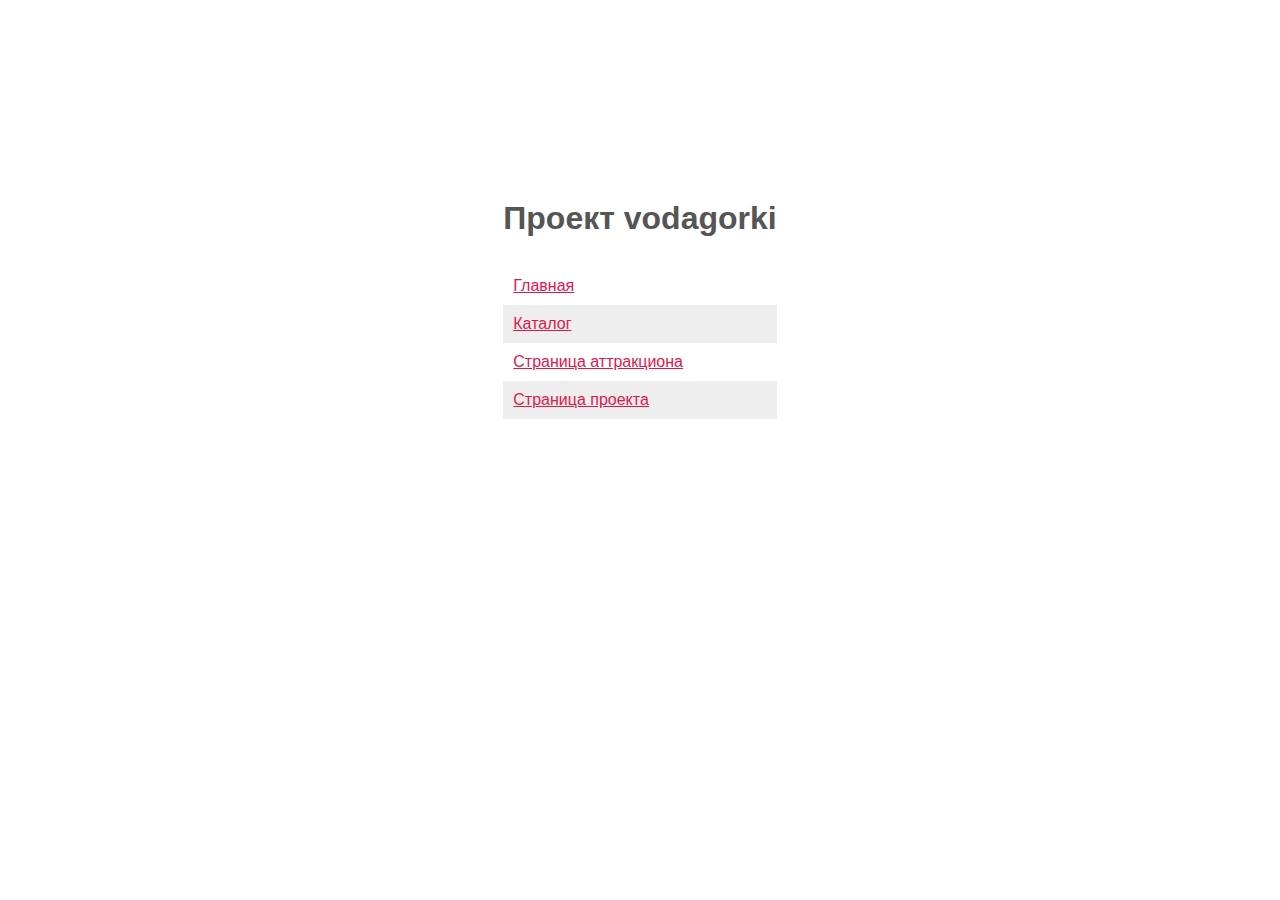
<file: index.html>
<!DOCTYPE html>
<html lang="en">
<head>
	<meta charset="UTF-8">
	<title>Верстка проекта vodagorki</title>
</head>

<style>
	* {
		margin: 0;
		padding: 0;
	}
	html, body {
		height: 100%;
	}
	body {
		font: 16px "Arial", sans-serif;
		display: flex;
		flex-direction: column;
		justify-content: center;
		align-items: center;
	}
	h1 {
		color: #555;
		margin-bottom: 30px;
	}
	.container {
		flex: 0 1 500px;
	}
	.links-page {
		list-style: none;
		margin: 0;
		padding: 0;
	}
	.links-page__item {
	}
	.links-page__item:nth-child(2n) {
		background-color: #eee;
	}
	a {
		display: block;
		padding: 10px;
		color: #E2174D;
		transition: background .2s
	}

	a:hover {
		background-color: #E2174D;
		color: #fff;
		box-shadow: 0 0 2px rgba(0, 0, 0, .5)
	}

</style>

<body>
	<div class="container">
		<h1>Проект vodagorki</h1>
		<ul class="links-page">
			<li class="links-page__item">
				<a href="main.html" class="page-link">Главная</a>
			</li>
			<li class="links-page__item">
				<a href="catalog.html" class="page-link">Каталог</a>
			</li>
			<li class="links-page__item">
				<a href="object.html" class="page-link">Страница аттракциона</a>
			</li>
			<li class="links-page__item">
				<a href="project.html" class="page-link">Страница проекта</a>
			</li>
		</ul>
	</div>
</body>
</html>
</file>
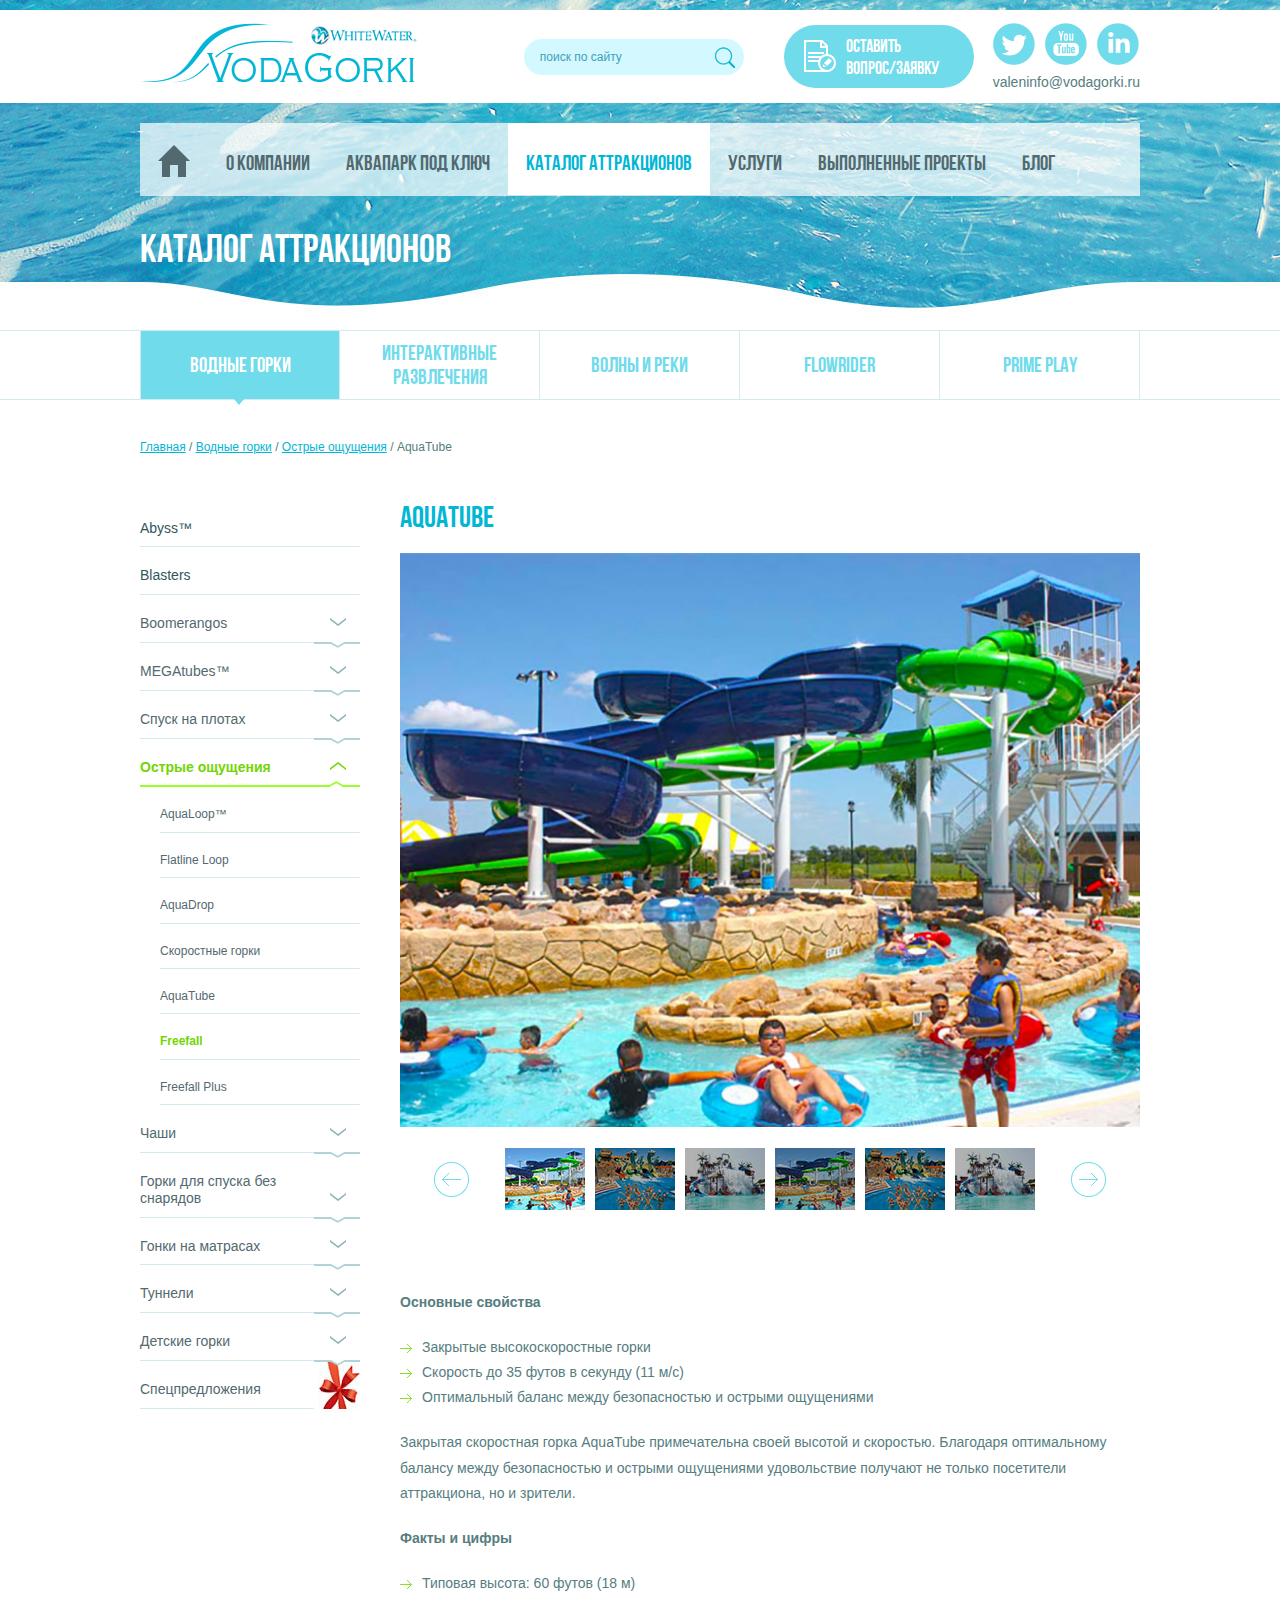
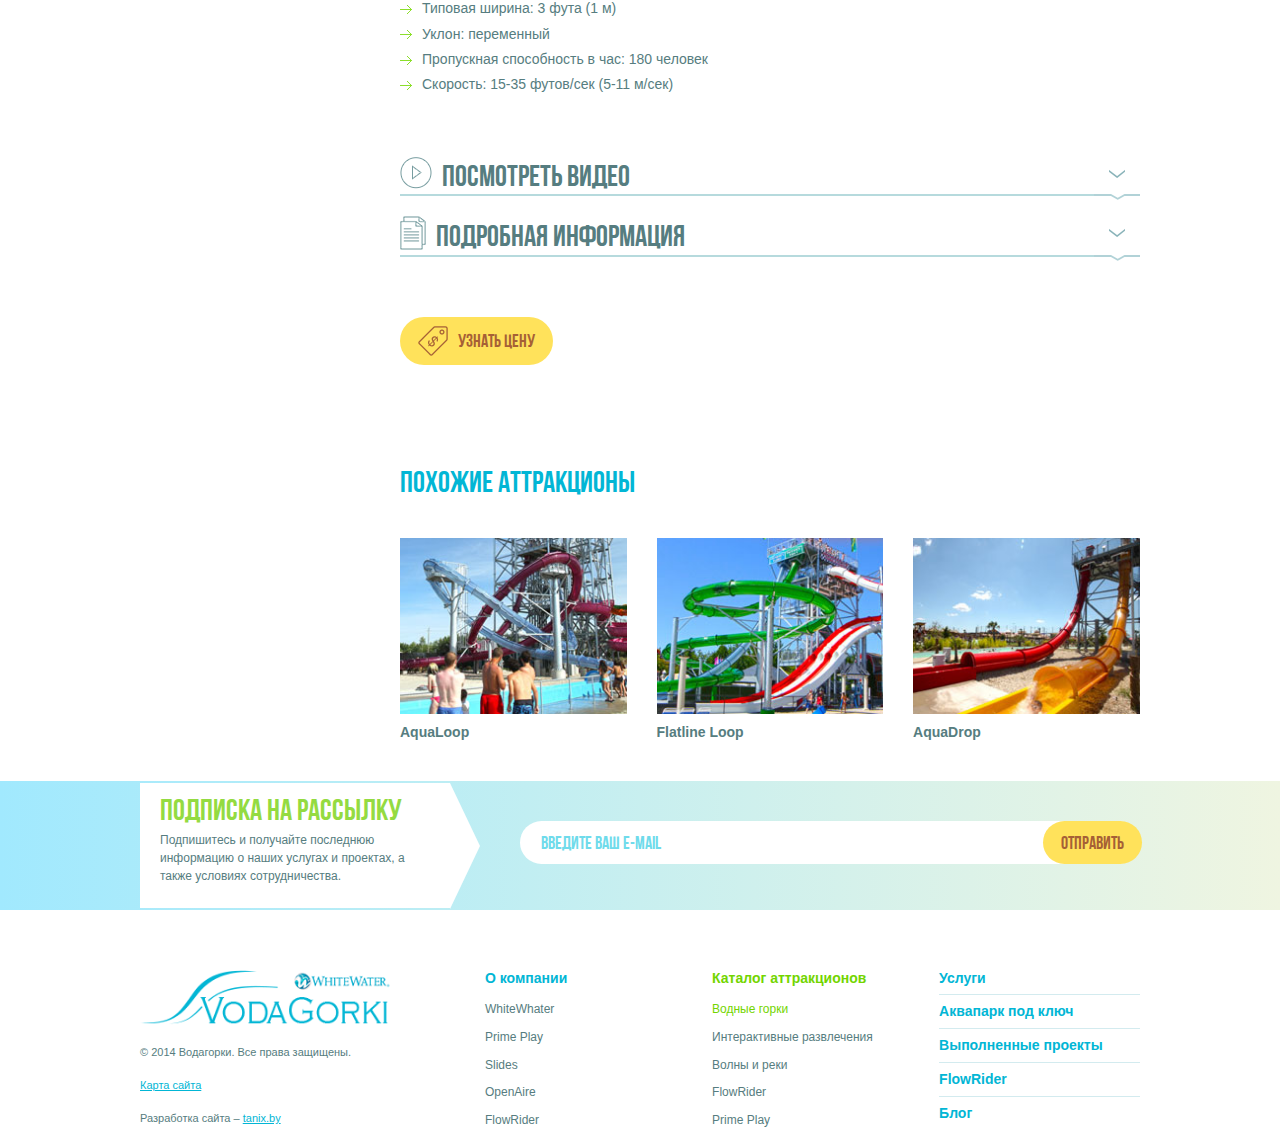
<file: catalog.html>
<!DOCTYPE html>
<html>
  <head>
    <meta charset="utf-8">
    <title>Site</title>
    <meta http-equiv="X-UA-Compatible" content="IE=edge">
    <link href="css/common.css" rel="stylesheet">
    <!--link(href="css/jquery.fancybox.css" rel="stylesheet")--><!--[if lt IE 9]>
    <link rel="stylesheet" href="css/ie.css">
    <script src="js/html5shiv.js"></script>
    <script src="js/selectivizr.min.js"></script>
    <![endif]-->
  </head>
  <body>
    <!-- MENU? _______________________________________________-->
    <div class="page_wrap in_page">
      <header class="page_header">
        <div class="top_page">
          <div class="top_page_wrapper container-s">
            <div class="logo"><a href="/"><img src="img/logo.png" alt="Аквапарки и обрудование для аквапарков"></a></div>
            <div class="top_page_col">
              <div class="search_main">
                <form id="search" method="get" action="">
                  <input type="search" placeholder="поиск по сайту" class="search_input">
                  <input type="image" src="img/search.png" class="search_btn">
                </form>
              </div><a href="#form_contact" id="contact_btn" class="contact_btn call_form"><span class="i-elem"></span>Оставить <br>вопрос/заявку</a>
              <div class="contact_top">
                <div class="social"><a hfef="#" class="social_ico tw"></a><a hfef="#" class="social_ico youtube"></a><a hfef="#" class="social_ico inst"></a></div><a href="mailto:valeninfo@vodagorki.ru" class="mail">valeninfo@vodagorki.ru</a>
              </div>
            </div>
          </div>
        </div>
      </header>
      <nav class="main_nav_wrap">
        <ul class="main_nav">
          <li class="home_nav"><a href="/" title="на главную страницу"><span class="i-elem"></span></a></li>
              <li><a href="#">О компании</a></li>
              <li><a href="#">Аквапарк под ключ</a></li>
              <li class="active"><a href="#">Каталог аттракционов</a></li>
              <li><a href="#">Услуги</a></li>
              <li><a href="#">Выполненные проекты</a></li>
              <li><a href="#">Блог</a></li>
        </ul>
      </nav>
      <!--Content page_______________________________________-->
      <div class="container-s">
        <div class="page_sec_title">Каталог аттракционов</div>
      </div>
      <div class="catalog_menu_wrap pad">
        <ul class="catalog_menu_list container-s">
          <li class="active"><a href="#">Водные горки</a></li>
          <li><a href="#">Интерактивные развлечения</a></li>
          <li><a href="#">Волны и реки</a></li>
          <li><a href="#">FlowRider</a></li>
          <li><a href="#">Prime Play</a></li>
        </ul>
      </div>
      <div class="container-s">
        <ul class="breadcrumbs">
          <li><a href="#" class="wys_link">Главная</a>&nbsp;/&nbsp;</li>
          <li><a href="#" class="wys_link">Водные горки</a>&nbsp;/&nbsp;</li>
          <li><a href="#" class="wys_link">Острые ощущения</a>&nbsp;/&nbsp;</li>
          <li>AquaTube</li>
        </ul>
        <div class="content pad">
          <ul class="product_menu_wrap">
            <li><a href="#">Abyss&trade;</a></li>
            <li><a href="#">Blasters</a></li>
            <li>
              <div class="sub_menu"><a href="#">Boomerangos</a>
                <div class="ico_sub"></div>
              </div>
              <ul>
                <li><a href="#">Item 1</a></li>
                <li><a href="#">Item 2</a></li>
                <li><a href="#">Item 3</a></li>
              </ul>
            </li>
            <li>
              <div class="sub_menu"><a href="#">MEGAtubes&trade;</a>
                <div class="ico_sub"></div>
              </div>
              <ul>
                <li><a href="#">Item 1</a></li>
                <li><a href="#">Item 2</a></li>
                <li><a href="#">Item 3</a></li>
              </ul>
            </li>
            <li>
              <div class="sub_menu"><a href="#">Спуск на плотах</a>
                <div class="ico_sub"></div>
              </div>
              <ul>
                <li><a href="#">Item 1</a></li>
                <li><a href="#">Item 2</a></li>
                <li><a href="#">Item 3</a></li>
              </ul>
            </li>
            <li class="active opened">
              <div class="sub_menu"><a href="#">Острые ощущения</a>
                <div class="ico_sub"></div>
              </div>
              <ul>
                <li><a href="#">AquaLoop&trade;</a></li>
                <li><a href="#">Flatline Loop</a></li>
                <li><a href="#">AquaDrop</a></li>
                <li><a href="#">Скоростные горки</a></li>
                <li><a href="#">AquaTube</a></li>
                <li class="active"><a href="#">Freefall</a></li>
                <li><a href="#">Freefall Plus</a></li>
              </ul>
            </li>
            <li>
              <div class="sub_menu"><a href="#">Чаши</a>
                <div class="ico_sub"></div>
              </div>
              <ul>
                <li><a href="#">Item 1</a></li>
                <li><a href="#">Item 2</a></li>
                <li><a href="#">Item 3</a></li>
              </ul>
            </li>
            <li>
              <div class="sub_menu"><a href="#">Горки для спуска без снарядов</a>
                <div class="ico_sub"></div>
              </div>
              <ul>
                <li><a href="#">Item 1</a></li>
                <li><a href="#">Item 2</a></li>
                <li><a href="#">Item 3</a></li>
              </ul>
            </li>
            <li>
              <div class="sub_menu"><a href="#">Гонки на матрасах</a>
                <div class="ico_sub"></div>
              </div>
              <ul>
                <li><a href="#">Item 1</a></li>
                <li><a href="#">Item 2</a></li>
                <li><a href="#">Item 3</a></li>
              </ul>
            </li>
            <li>
              <div class="sub_menu"><a href="#">Туннели</a>
                <div class="ico_sub"></div>
              </div>
              <ul>
                <li><a href="#">Item 1</a></li>
                <li><a href="#">Item 2</a></li>
                <li><a href="#">Item 3</a></li>
              </ul>
            </li>
            <li>
              <div class="sub_menu"><a href="#">Детские горки</a>
                <div class="ico_sub"></div>
              </div>
              <ul>
                <li><a href="#">Item 1</a></li>
                <li><a href="#">Item 2</a></li>
                <li><a href="#">Item 3</a></li>
              </ul>
            </li>
            <li>
              <div class="sub_menu"><a href="#" class="discount">Спецпредложения</a></div>
            </li>
          </ul>
          <div class="catalog_content">
            <article class="article_wrap">
              <h1 class="art_small_title section_header">AquaTube</h1>
              <div class="slider_wrap">
                <ul class="slider_image">
                  <li><img src="img/temp/big_gall_1.jpg"></li>
                  <li><img src="img/temp/big_gall_2.jpg"></li>
                  <li><img src="img/temp/big_gall_3.jpg"></li>
                  <li><img src="img/temp/big_gall_1.jpg"></li>
                  <li><img src="img/temp/big_gall_2.jpg"></li>
                  <li><img src="img/temp/big_gall_3.jpg"></li>
                  <li><img src="img/temp/big_gall_2.jpg"></li>
                </ul>
                <div class="slider_thumb_wrap"><a href="#" id="thumb_left"></a><a href="#" id="thumb_right"></a>
                  <ul id="slide01_pager" class="slider_image_thumb">
                    <li><a href="#" data-slide-index="0"><img src="img/temp/big_gall_1_t.jpg"></a></li>
                    <li><a href="#" data-slide-index="1"><img src="img/temp/big_gall_2_t.jpg"></a></li>
                    <li><a href="#" data-slide-index="2"><img src="img/temp/big_gall_3_t.jpg"></a></li>
                    <li><a href="#" data-slide-index="3"><img src="img/temp/big_gall_1_t.jpg"></a></li>
                    <li><a href="#" data-slide-index="4"><img src="img/temp/big_gall_2_t.jpg"></a></li>
                    <li><a href="#" data-slide-index="5"><img src="img/temp/big_gall_3_t.jpg"></a></li>
                    <li><a href="#" data-slide-index="6"><img src="img/temp/big_gall_2_t.jpg"></a></li>
                  </ul>
                </div>
              </div>
              <p><strong>Основные свойства</strong></p>
              <ul>
                <li>Закрытые высокоскоростные горки</li>
                <li>Скорость до 35 футов в секунду (11 м/с)</li>
                <li>Оптимальный баланс между безопасностью и острыми ощущениями</li>
              </ul>
              <p>Закрытая скоростная горка AquaTube примечательна своей высотой и скоростью. Благодаря оптимальному балансу между безопасностью и острыми ощущениями удовольствие получают не только посетители аттракциона, но и зрители.</p>
              <p><strong>Факты и цифры</strong></p>
              <ul>
                <li>Типовая высота: 60 футов (18 м)</li>
                <li>Типовая ширина: 3 фута (1 м)</li>
                <li>Уклон: переменный</li>
                <li>Пропускная способность в час: 180 человек</li>
                <li>Скорость: 15-35 футов/сек (5-11 м/сек)</li>
              </ul>
            </article>
            <div class="product_info">
              <div class="fold_block">
                <div class="fold_header video_header minimized"><span class="icon"></span>Посмотреть видео<span class="icon_fold"></span></div>
                <div class="fold_content">
                  <ul class="video_list">
                    <li class="col3">
                      <div class="video_item"><a href="http://www.youtube.com/embed/L9szn1QQfas?autoplay=1" data-fancybox-type="iframe" class="fancy_video">
                          <div class="video_thumb"><img src="img/temp/video_1.jpg" alt=""></div>
                          <div class="video_descript">Children's Slides by WhiteWater</div></a></div>
                    </li>
                    <li class="col3">
                      <div class="video_item"><a href="http://www.youtube.com/embed/L9szn1QQfas?autoplay=1" data-fancybox-type="iframe" class="fancy_video">
                          <div class="video_thumb"><img src="img/temp/video_1.jpg" alt=""></div>
                          <div class="video_descript">Children's Slides by WhiteWater</div></a></div>
                    </li>
                  </ul>
                </div>
              </div>
              <div class="fold_block"> 
                <div class="fold_header mereinfo_header minimized"><span class="icon"></span>Подробная информация<span class="icon_fold"></span></div>
                <div class="fold_content">
                  <p>Закрытая скоростная горка AquaTube примечательна своей высотой и скоростью. Благодаря оптимальному балансу между безопасностью и острыми ощущениями удовольствие получают не только посетители аттракциона, но и зрители.</p>
                </div>
              </div>
            </div>
            <div class="btn_wrap ta_l pad"><a href="#" class="btn_ok get_price">Узнать цену</a></div>
            <div class="similar_block">
              <h2 class="section_header">Похожие аттракционы</h2>
              <ul class="similar_block_list">
                <li class="similar_block_item"><a href="#"><img src="img/temp/block_1.jpg" alt="">
                    <div class="similar_block_descript">AquaLoop</div></a></li>
                <li class="similar_block_item"><a href="#"><img src="img/temp/block_2.jpg" alt="">
                    <div class="similar_block_descript">Flatline Loop </div></a></li>
                <li class="similar_block_item"><a href="#"><img src="img/temp/block_3.jpg" alt="">
                    <div class="similar_block_descript">AquaDrop</div></a></li>
              </ul>
            </div>
          </div>
        </div>
      </div>
      <div class="rss_banner pad">
        <div class="container-s">
          <div class="rss_text">
            <div class="header">Подписка на рассылку</div>
            <p>Подпишитесь и получайте последнюю информацию о наших услугах и проектах, а также условиях сотрудничества.</p>
          </div>
          <form class="rss_banner_form">
            <div class="form_line">
              <input type="email" placeholder="Введите Ваш e-mail">
              <input type="submit" value="Отправить" class="btn_ok">
            </div>
          </form>
        </div>
      </div>
    </div>
    <footer class="footer_page">
      <div class="container-s">
        <ul class="footer_about">
          <li class="logo_footer"><a href="/"><img src="img/logo.png" alt="Аквапарки и обрудование для аквапарков" width="250"></a></li>
          <li class="copy">&copy; 2014 Водагорки. Все права защищены.</li>
          <li><a href="#" class="wys_link">Карта сайта </a></li>
          <li class="creator">Разработка сайта &ndash; <a href="#" class="wys_link">tanix.by</a></li>
        </ul>
        <div class="footer_menu">
          <div class="foot_col company_menu">
            <ul>
              <li><a href="#" class="foot_menu_title">О компании</a></li>
              <li><a href="#" class="h_link">WhiteWhater</a></li>
              <li><a href="#" class="h_link">Prime Play</a></li>
              <li><a href="#" class="h_link">Slides</a></li>
              <li><a href="#" class="h_link">OpenAire</a></li>
              <li><a href="#" class="h_link">FlowRider</a></li>
            </ul>
          </div>
          <div class="foot_col catalog_menu">
            <ul>
              <li><a href="#" class="foot_menu_title active">Каталог аттракционов</a></li>
              <li><a href="#" class="h_link active">Водные горки</a></li>
              <li><a href="#" class="h_link">Интерактивные развлечения</a></li>
              <li><a href="#" class="h_link">Волны и реки</a></li>
              <li><a href="#" class="h_link">FlowRider</a></li>
              <li><a href="#" class="h_link">Prime Play</a></li>
            </ul>
          </div>
          <div class="foot_col section_menu">
            <ul>
              <li><a href="#" class="nd_link">Услуги</a></li>
              <li><a href="#" class="nd_link">Аквапарк под ключ</a></li>
              <li><a href="#" class="nd_link">Выполненные проекты</a></li>
              <li><a href="#" class="nd_link">FlowRider</a></li>
              <li><a href="#" class="nd_link">Блог</a></li>
            </ul>
          </div>
        </div>
      </div>
    </footer><a id="up_btn">Наверх</a>
    <div id="form_contact" class="modal_form">
      <div class="form_title">Свяжитесь с нами</div>
      <form action="#" metod="post" class="modal_form_wrap">
        <fieldset>
          <div class="form_line">
            <input type="text" required placeholder="Имя *">
          </div>
          <div class="form_line">
            <input type="tel" required placeholder="Контактный телефон *">
          </div>
          <div class="form_line">
            <input type="text" placeholder="Название компании">
          </div>
          <div class="form_line">
            <input type="email" placeholder="E-mail *">
          </div>
          <div class="form_line">
            <textarea rows="7" placeholder="Сообщение *"></textarea>
          </div>
        </fieldset>
        <div class="form_note">* - поля, отмеченные звездочкой, обязательны для заполнения</div>
        <div class="captcha">
          <div class="captcha_wrap"><img src="img/temp/captcha.png" alt="введите код с картинки" width="100" class="captcha_img"><a href="#" class="captcha_link">Обновить код</a></div>
          <input type="text" required placeholder="Введите код*" class="captcha_input">
        </div>
        <div class="btn_wrap">
          <input type="submit" value="Отправить" class="btn btn_ok">
        </div>
      </form>
    </div>
    <div id="form_modal_info" class="modal_info modal_form">
      <div class="form_title_small">Ваш запрос успешно отправлен!</div>
      <p>В течение суток запрос будет обработан, после чего с Вами свяжется сотрудник нашей компании.</p>
      <div class="btn_wrap"><a href="#" class="close_modal btn_ok">OK</a></div>
    </div>
  </body><!--[if lte IE 9]>
  <script src="//ajax.googleapis.com/ajax/libs/jquery/1.8.3/jquery.min.js"></script>
  <script src="js/jquery.placeholder.min.js"></script>
  <script> $('input[placeholder], textarea[placeholder]').placeholder();</script>
  <![endif]-->
  <!--Jquery для всех кроме ие--><![if !IE | gte IE 9]>
  <script src="js/jquery-2.1.1.min.js"></script>
  <![endif]>
  <script src="js/jquery.carouFredSel.js"></script>
  <script src="js/jquery.nivo.slider.js"></script>
  <script src="js/jquery.bxslider.min.js"></script>
  <script src="js/jquery.formstyler.min.js"></script>
  <script src="js/jquery.fancybox.pack.js"></script>
  <script src="js/main.js"></script>
</html>
</file>
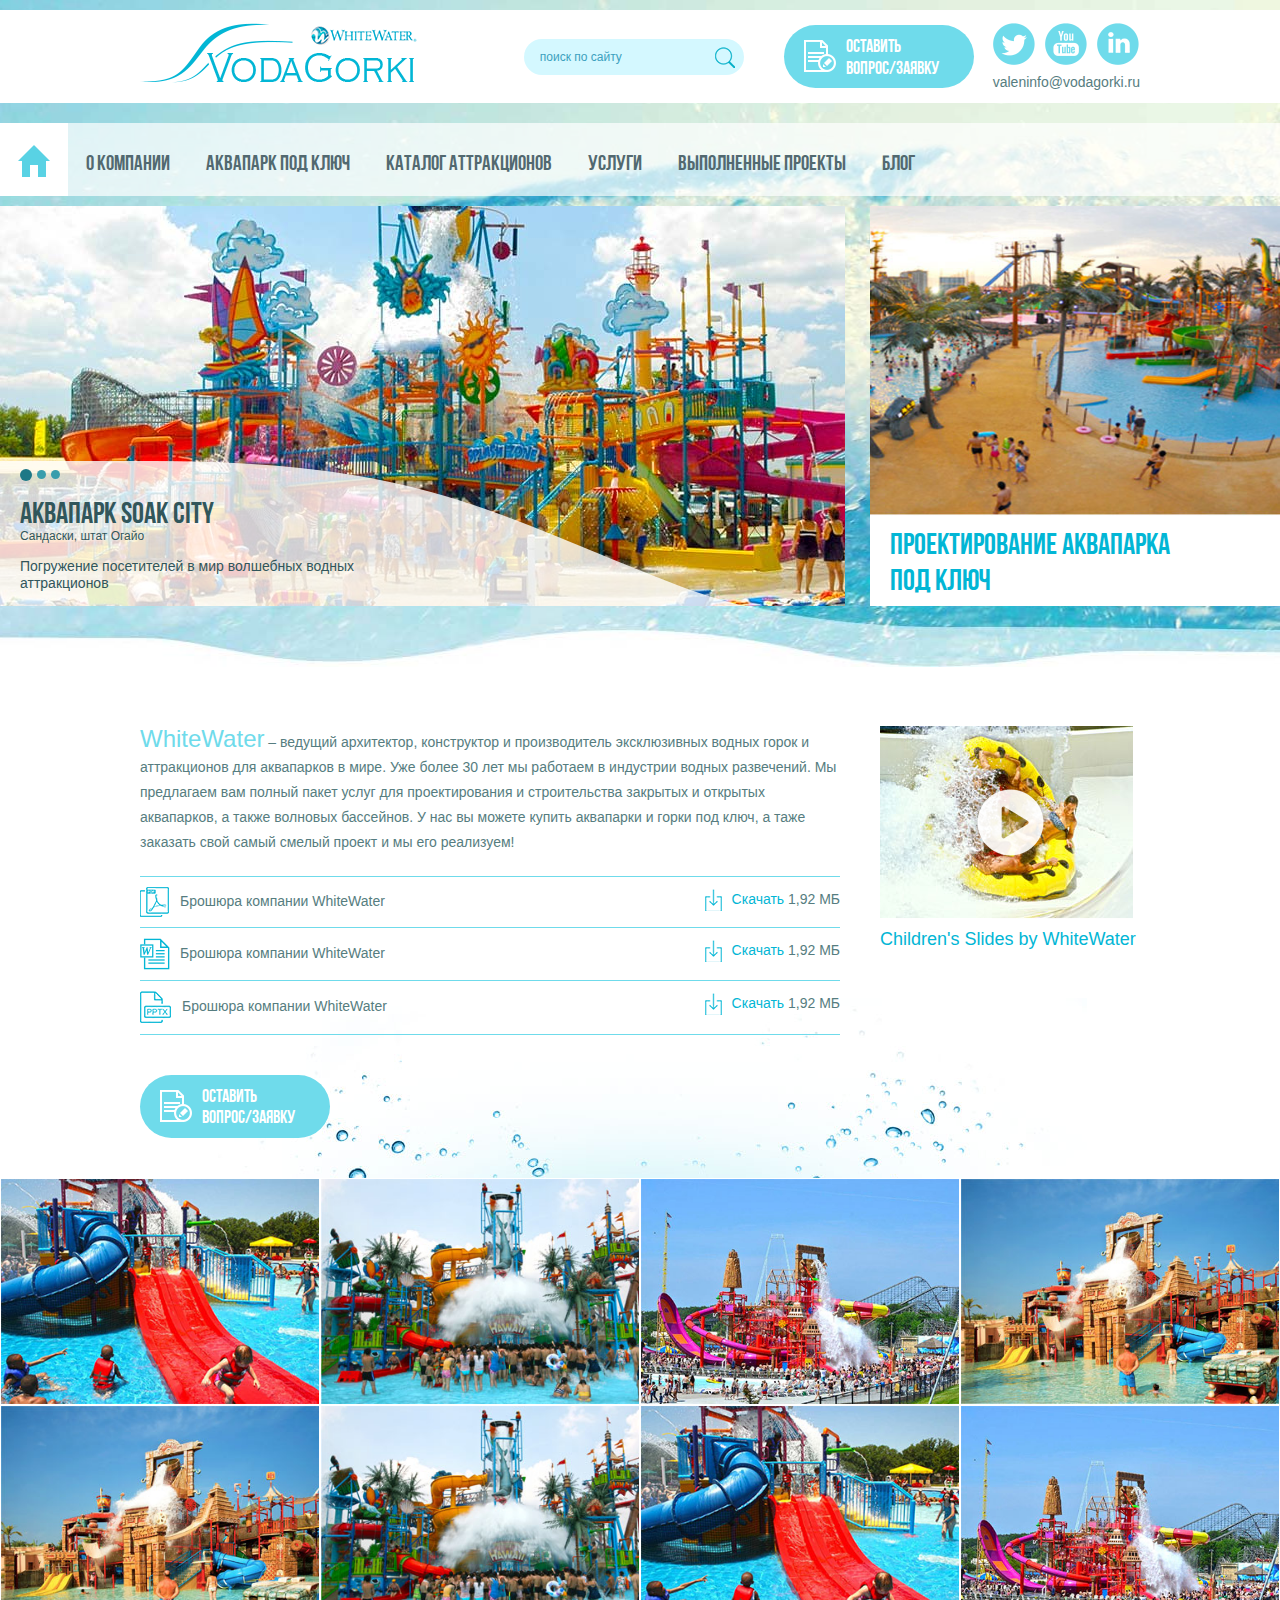
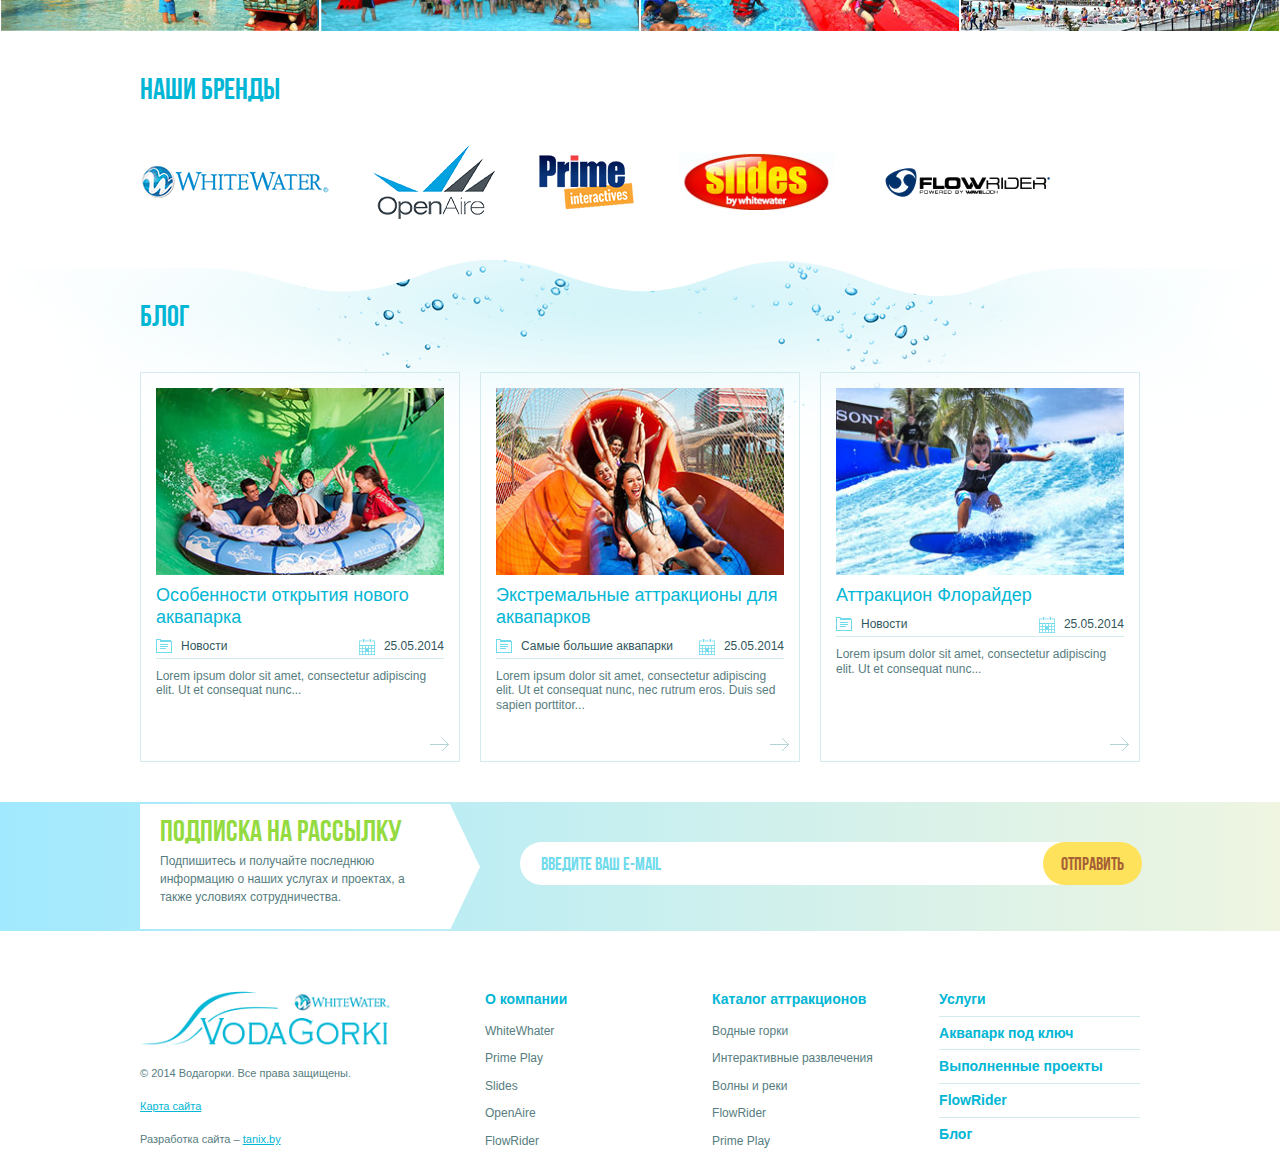
<file: main.html>
<!DOCTYPE html>
<html>
  <head>
    <meta charset="utf-8">
    <title>Site</title>
    <meta http-equiv="X-UA-Compatible" content="IE=edge">
    <link href="css/common.css" rel="stylesheet">
    <!--link(href="css/jquery.fancybox.css" rel="stylesheet")--><!--[if lt IE 9]>
    <link rel="stylesheet" href="css/ie.css">
    <script src="js/html5shiv.js"></script>
    <script src="js/selectivizr.min.js"></script>
    <![endif]-->
  </head>
  <body>
    <!-- MENU? _______________________________________________-->
    <!--  -var active2 = 'test'-->
    <div class="page_wrap bg_index">
      <header class="page_header">
        <div class="top_page">
          <div class="top_page_wrapper container-s">
            <div class="logo"><a href="/"><img src="img/logo.png" alt="Аквапарки и обрудование для аквапарков"></a></div>
            <div class="top_page_col">
              <div class="search_main">
                <form id="search" method="get" action="">
                  <input type="search" placeholder="поиск по сайту" class="search_input">
                  <input type="image" src="img/search.png" class="search_btn">
                </form>
              </div><a href="#form_contact" id="contact_btn" class="contact_btn call_form"><span class="i-elem"></span>Оставить <br>вопрос/заявку</a>
              <div class="contact_top">
                <div class="social"><a hfef="#" class="social_ico tw"></a><a hfef="#" class="social_ico youtube"></a><a hfef="#" class="social_ico inst"></a></div><a href="mailto:valeninfo@vodagorki.ru" class="mail">valeninfo@vodagorki.ru</a>
              </div>
            </div>
          </div>
        </div>
      </header>
      <nav class="main_nav_wrap">
        <ul class="main_nav">
          <li class="home_nav active"><a href="/" title="на главную страницу"><span class="i-elem"></span></a></li>
              <li><a href="#">О компании</a></li>
              <li><a href="#">Аквапарк под ключ</a></li>
              <li><a href="#">Каталог аттракционов</a></li>
              <li><a href="#">Услуги</a></li>
              <li><a href="#">Выполненные проекты</a></li>
              <li><a href="#">Блог</a></li>
        </ul>
      </nav>
      <!--Content page_______________________________________-->
      <div class="index_promo container">
        <div class="bg_slider_wrap">
          <div id="bg_slider" class="bg_slider"></div>
          <div class="slide_main_wrap">
            <ul class="slide_main">
              <li><a href="#" class="slider_link"><img src="img/m_slide_1.jpg" title="#ms_caption_1">
                  <div class="slide_name_wrap">
                    <div href="#" class="main_name">Аквапарк Soak City</div>
                    <div class="sub_name">Сандаски, штат Огайо</div>
                    <div class="slide_descr">Погружение посетителей в мир волшебных водных аттракционов</div>
                  </div></a></li>
              <li><a href="#" class="slider_link"><img src="img/m_slide_2.jpg" title="#ms_caption_2">
                  <div class="slide_name_wrap">
                    <div href="#" class="main_name">Аквапарк Soak City</div>
                    <div class="sub_name">Сандаски, штат Огайо</div>
                    <div class="slide_descr">Vир волшебных водных аттракционов</div>
                  </div></a></li>
              <li><a href="#" class="slider_link"><img src="img/m_slide_3.jpg" title="#ms_caption_3">
                  <div class="slide_name_wrap">
                    <div href="#" class="main_name">Аквапарк Vint</div>
                    <div class="sub_name">Сандаски, штат Огайо</div>
                    <div class="slide_descr">Слайд 2</div>
                  </div></a></li>
            </ul>
          </div>
          <div class="progect_park_link img_title_wrap"><a href="#" class="img_title_content"><img src="img/temp/park_project.jpg" alt="">
              <div class="img_title_block">
                <div class="img_title">Проектирование аквапарка<br> под ключ</div>
                <p class="img_title_sub"><span class="i_key i-elem"></span><span class="i_arr_left i-elem"></span></p>
              </div></a></div>
        </div>
      </div>
      <article class="content container-s">
        <div class="main_col">
          <div class="article">
            <p><a href="#" class="big_link">WhiteWater</a> – ведущий архитектор, конструктор и производитель эксклюзивных водных горок и аттракционов для аквапарков в мире. Уже более 30 лет мы работаем в индустрии водных развечений. Мы предлагаем вам полный пакет услуг для проектирования и строительства закрытых и открытых аквапарков, а также волновых бассейнов. У нас вы можете купить аквапарки и горки под ключ, а таже заказать свой самый смелый проект  и мы его реализуем!</p>
          </div>
          <div class="file_list">
            <div class="file_list_item"><a href="test.pdf" class="file_ico">Брошюра компании WhiteWater</a>
              <div class="file_list_info"><a href="test.pdf" class="download nd_link">Скачать </a><span>1,92 МБ</span></div>
            </div>
            <div class="file_list_item"><a href="test.docx" class="file_ico">Брошюра компании WhiteWater</a>
              <div class="file_list_info"><a href="test.doc" class="download nd_link">Скачать </a><span>1,92 МБ</span></div>
            </div>
            <div class="file_list_item"><a href="test.ppt" class="file_ico">Брошюра компании WhiteWater</a>
              <div class="file_list_info"><a href="test.ppt" class="download nd_link">Скачать </a><span>1,92 МБ</span></div>
            </div>
          </div>
          <div class="pad"><a href="#" class="contact_btn"><span class="i-elem"></span>Оставить <br>вопрос/заявку</a></div>
        </div>
        <div class="side_col">
          <div class="video_item"><a href="http://www.youtube.com/embed/L9szn1QQfas?autoplay=1" data-fancybox-type="iframe" class="fancy_video">
              <div class="video_thumb"><img src="img/temp/video_1.jpg" alt=""></div>
              <div class="video_descript video_descript_big">Children's Slides by WhiteWater</div></a></div>
        </div>
      </article>
      <div class="project_gall container pad">
        <div class="bg_image"></div>
        <ul class="project_gall">
          <li class="project_gall_item img_title_wrap"><a href="" class="img_title_content"><img src="img/temp/gal_main_1.jpg" alt="">
              <div class="img_title_block">
                <div class="img_title">Liberty Lagoon</div>
                <p class="img_title_sub">Батон Руж, Лос-Анджелес</p>
              </div></a></li>
          <li class="project_gall_item img_title_wrap"><a href="" class="img_title_content"><img src="img/temp/gal_main_2.jpg" alt="">
              <div class="img_title_block">
                <div class="img_title">Liberty Lagoon</div>
                <p class="img_title_sub">Батон Руж, Лос-Анджелес</p>
              </div></a></li>
          <li class="project_gall_item img_title_wrap"><a href="" class="img_title_content"><img src="img/temp/gal_main_3.jpg" alt="">
              <div class="img_title_block">
                <div class="img_title">Liberty Lagoon</div>
                <p class="img_title_sub">Батон Руж, Лос-Анджелес</p>
              </div></a></li>
          <li class="project_gall_item img_title_wrap"><a href="" class="img_title_content"><img src="img/temp/gal_main_4.jpg" alt="">
              <div class="img_title_block">
                <div class="img_title">Liberty Lagoon</div>
                <p class="img_title_sub">Батон Руж, Лос-Анджелес</p>
              </div></a></li>
          <li class="project_gall_item img_title_wrap"><a href="" class="img_title_content"><img src="img/temp/gal_main_4.jpg" alt="">
              <div class="img_title_block">
                <div class="img_title">Liberty Lagoon</div>
                <p class="img_title_sub">Батон Руж, Лос-Анджелес</p>
              </div></a></li>
          <li class="project_gall_item img_title_wrap"><a href="" class="img_title_content"><img src="img/temp/gal_main_2.jpg" alt="">
              <div class="img_title_block">
                <div class="img_title">Liberty Lagoon</div>
                <p class="img_title_sub">Батон Руж, Лос-Анджелес</p>
              </div></a></li>
          <li class="project_gall_item img_title_wrap"><a href="" class="img_title_content"><img src="img/temp/gal_main_1.jpg" alt="">
              <div class="img_title_block">
                <div class="img_title">Liberty Lagoon</div>
                <p class="img_title_sub">Батон Руж, Лос-Анджелес</p>
              </div></a></li>
          <li class="project_gall_item img_title_wrap"><a href="" class="img_title_content"><img src="img/temp/gal_main_3.jpg" alt="" class="project_gall_img">
              <div class="img_title_block">
                <div class="img_title">Liberty Lagoon</div>
                <p class="img_title_sub">Батон Руж, Лос-Анджелес</p>
              </div></a></li>
        </ul>
      </div>
      <div class="container-s">
        <h2 class="section_header"><a href="#">Наши бренды</a></h2>
        <ul class="brand_gall pad">
          <li class="brand_gall_item"><a href="#"><img src="img/temp/p_logo_1.png" alt=""></a></li>
          <li class="brand_gall_item"><a href="#"><img src="img/temp/p_logo_2.png" alt=""></a></li>
          <li class="brand_gall_item"><a href="#"><img src="img/temp/p_logo_3.png" alt=""></a></li>
          <li class="brand_gall_item"><a href="#"><img src="img/temp/p_logo_4.png" alt=""></a></li>
          <li class="brand_gall_item"><a href="#"><img src="img/temp/p_logo_5.png" alt=""></a></li>
        </ul>
      </div>
      <div class="blog_intro pad">
        <div class="blog_intro_wrap container-s">
          <h2 class="section_header"><a href="#">Блог</a></h2>
          <ul class="blog_intro_list">
            <li class="blog_intro_item"><a href="#" class="blog_intro_link"><img src="img/temp/blog_1.jpg" alt="" class="blog_intro_img">
                <header class="blog_intro_header">
                  <h3 class="blog_intro_title">Особенности открытия нового аквапарка</h3><span class="blog_intro_section">Новости</span><span class="blog_intro_data">25.05.2014</span>
                </header>
                <p>Lorem ipsum dolor sit amet, consectetur adipiscing elit. Ut et consequat nunc...</p></a></li>
            <li class="blog_intro_item"><a href="#" class="blog_intro_link"><img src="img/temp/blog_2.jpg" alt="" class="blog_intro_img">
                <header class="blog_intro_header">
                  <h3 class="blog_intro_title">Экстремальные аттракционы для аквапарков</h3><span class="blog_intro_section">Самые большие аквапарки</span><span class="blog_intro_data">25.05.2014</span>
                </header>
                <p>Lorem ipsum dolor sit amet, consectetur adipiscing elit. Ut et consequat nunc, nec rutrum eros. Duis sed sapien porttitor...</p></a></li>
            <li class="blog_intro_item"><a href="#" class="blog_intro_link"><img src="img/temp/blog_3.jpg" alt="" class="blog_intro_img">
                <header class="blog_intro_header">
                  <h3 class="blog_intro_title">Аттракцион Флорайдер</h3><span class="blog_intro_section">Новости</span><span class="blog_intro_data">25.05.2014</span>
                </header>
                <p>Lorem ipsum dolor sit amet, consectetur adipiscing elit. Ut et consequat nunc...</p></a></li>
          </ul>
        </div>
      </div>
      <div class="rss_banner pad">
        <div class="container-s">
          <div class="rss_text">
            <div class="header">Подписка на рассылку</div>
            <p>Подпишитесь и получайте последнюю информацию о наших услугах и проектах, а также условиях сотрудничества.</p>
          </div>
          <form class="rss_banner_form">
            <div class="form_line">
              <input type="email" placeholder="Введите Ваш e-mail">
              <input type="submit" value="Отправить" class="btn_ok">
            </div>
          </form>
        </div>
      </div>
    </div>
    <footer class="footer_page">
      <div class="container-s">
        <ul class="footer_about">
          <li class="logo_footer"><a href="/"><img src="img/logo.png" alt="Аквапарки и обрудование для аквапарков" width="250"></a></li>
          <li class="copy">&copy; 2014 Водагорки. Все права защищены.</li>
          <li><a href="#" class="wys_link">Карта сайта </a></li>
          <li class="creator">Разработка сайта &ndash; <a href="#" class="wys_link">tanix.by</a></li>
        </ul>
        <div class="footer_menu">
          <div class="foot_col company_menu">
            <ul>
              <li><a href="#" class="foot_menu_title">О компании</a></li>
              <li><a href="#" class="h_link">WhiteWhater</a></li>
              <li><a href="#" class="h_link">Prime Play</a></li>
              <li><a href="#" class="h_link">Slides</a></li>
              <li><a href="#" class="h_link">OpenAire</a></li>
              <li><a href="#" class="h_link">FlowRider</a></li>
            </ul>
          </div>
          <div class="foot_col catalog_menu">
            <ul>
              <li><a href="#" class="foot_menu_title">Каталог аттракционов</a></li>
              <li><a href="#" class="h_link">Водные горки</a></li>
              <li><a href="#" class="h_link">Интерактивные развлечения</a></li>
              <li><a href="#" class="h_link">Волны и реки</a></li>
              <li><a href="#" class="h_link">FlowRider</a></li>
              <li><a href="#" class="h_link">Prime Play</a></li>
            </ul>
          </div>
          <div class="foot_col section_menu">
            <ul>
              <li><a href="#" class="nd_link">Услуги</a></li>
              <li><a href="#" class="nd_link">Аквапарк под ключ</a></li>
              <li><a href="#" class="nd_link">Выполненные проекты</a></li>
              <li><a href="#" class="nd_link">FlowRider</a></li>
              <li><a href="#" class="nd_link">Блог</a></li>
            </ul>
          </div>
        </div>
      </div>
    </footer><a id="up_btn">Наверх</a>
    <div id="form_contact" class="modal_form">
      <div class="form_title">Свяжитесь с нами</div>
      <form action="#" metod="post" class="modal_form_wrap">
        <fieldset>
          <div class="form_line">
            <input type="text" required placeholder="Имя *">
          </div>
          <div class="form_line">
            <input type="tel" required placeholder="Контактный телефон *">
          </div>
          <div class="form_line">
            <input type="text" placeholder="Название компании">
          </div>
          <div class="form_line">
            <input type="email" placeholder="E-mail *">
          </div>
          <div class="form_line">
            <textarea rows="7" placeholder="Сообщение *"></textarea>
          </div>
        </fieldset>
        <div class="form_note">* - поля, отмеченные звездочкой, обязательны для заполнения</div>
        <div class="captcha">
          <div class="captcha_wrap"><img src="img/temp/captcha.png" alt="введите код с картинки" width="100" class="captcha_img"><a href="#" class="captcha_link">Обновить код</a></div>
          <input type="text" required placeholder="Введите код*" class="captcha_input">
        </div>
        <div class="btn_wrap">
          <input type="submit" value="Отправить" class="btn btn_ok">
        </div>
      </form>
    </div>
    <div id="form_modal_info" class="modal_info modal_form">
      <div class="form_title_small">Ваш запрос успешно отправлен!</div>
      <p>В течение суток запрос будет обработан, после чего с Вами свяжется сотрудник нашей компании.</p>
      <div class="btn_wrap"><a href="#" class="close_modal btn_ok">OK</a></div>
    </div>
  </body><!--[if lte IE 9]>
  <script src="//ajax.googleapis.com/ajax/libs/jquery/1.8.3/jquery.min.js"></script>
  <script src="js/jquery.placeholder.min.js"></script>
  <script> $('input[placeholder], textarea[placeholder]').placeholder();</script>
  <![endif]-->
  <!--Jquery для всех кроме ие--><![if !IE | gte IE 9]>
  <script src="js/jquery-2.1.1.min.js"></script>
  <![endif]>
  <script src="js/jquery.carouFredSel.js"></script>
  <script src="js/jquery.nivo.slider.js"></script>
  <script src="js/jquery.bxslider.min.js"></script>
  <script src="js/jquery.formstyler.min.js"></script>
  <script src="js/jquery.fancybox.pack.js"></script>
  <script src="js/main.js"></script>
</html>
</file>
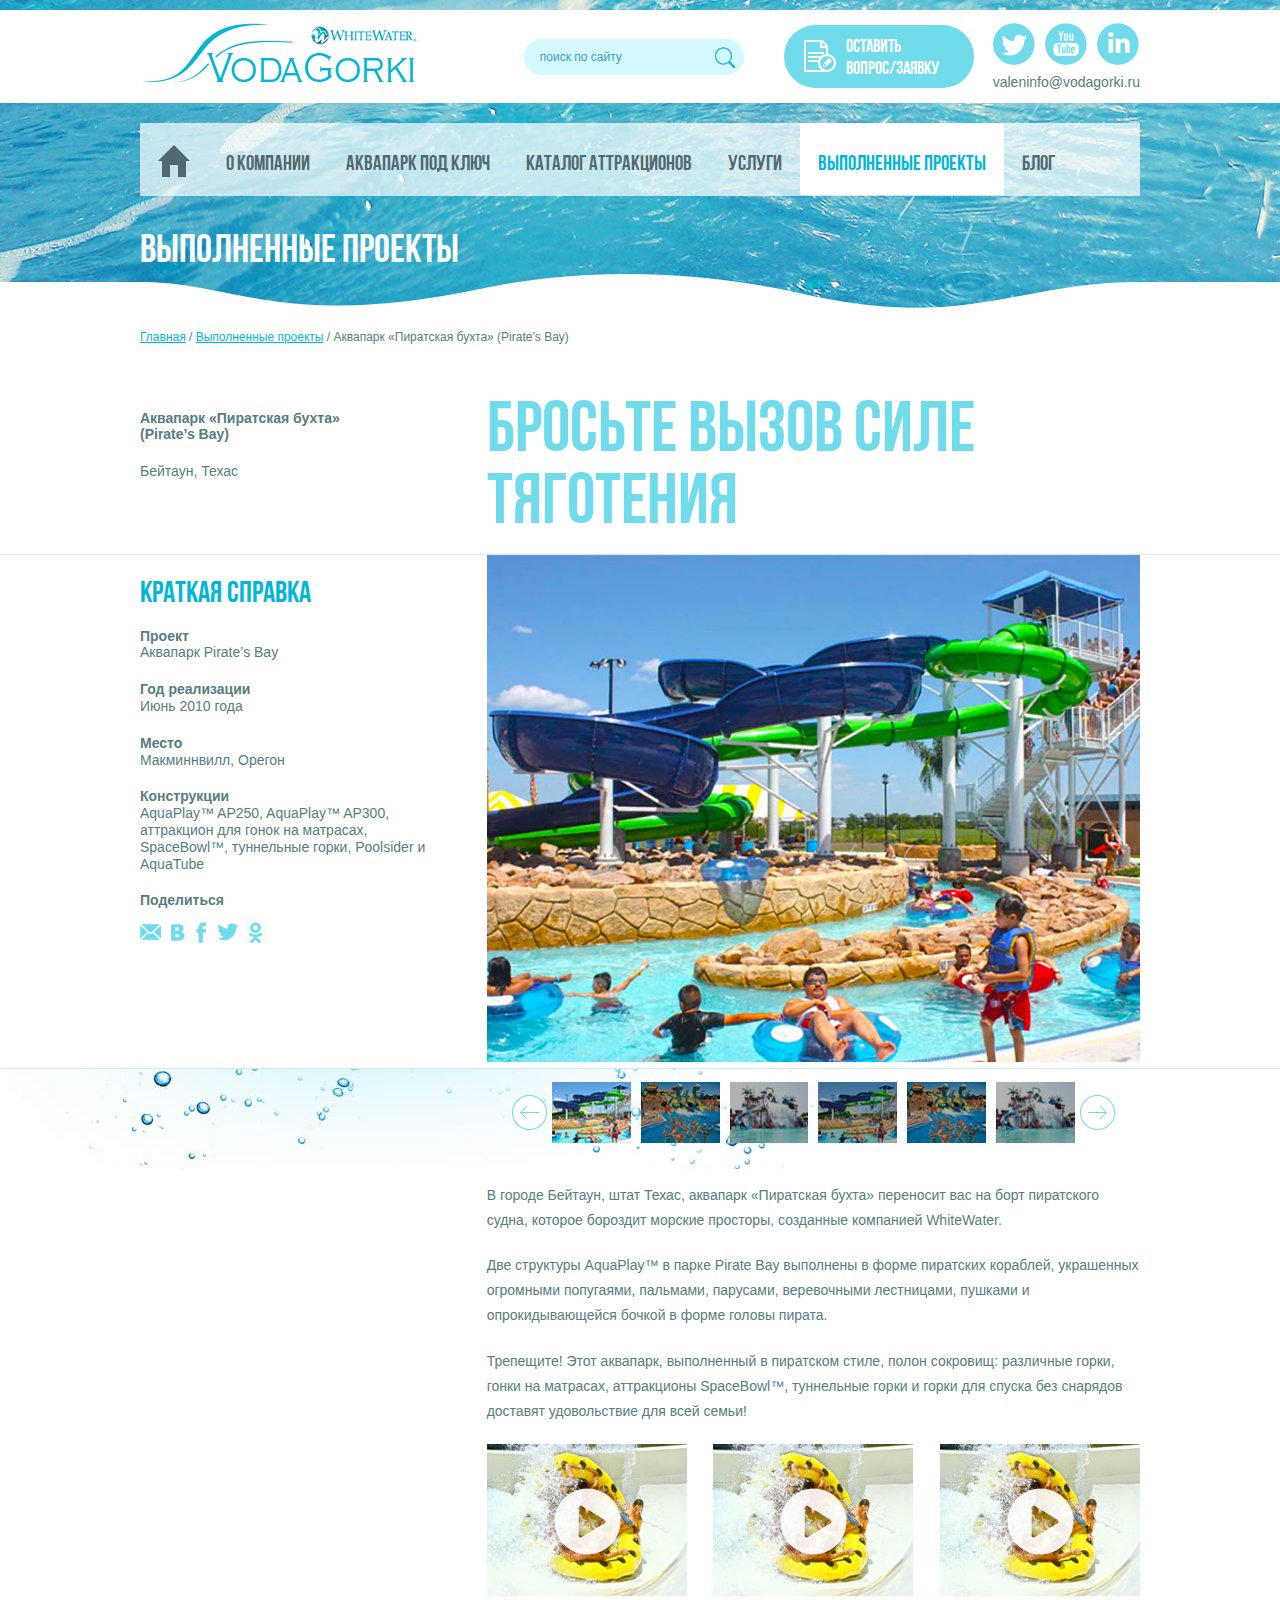
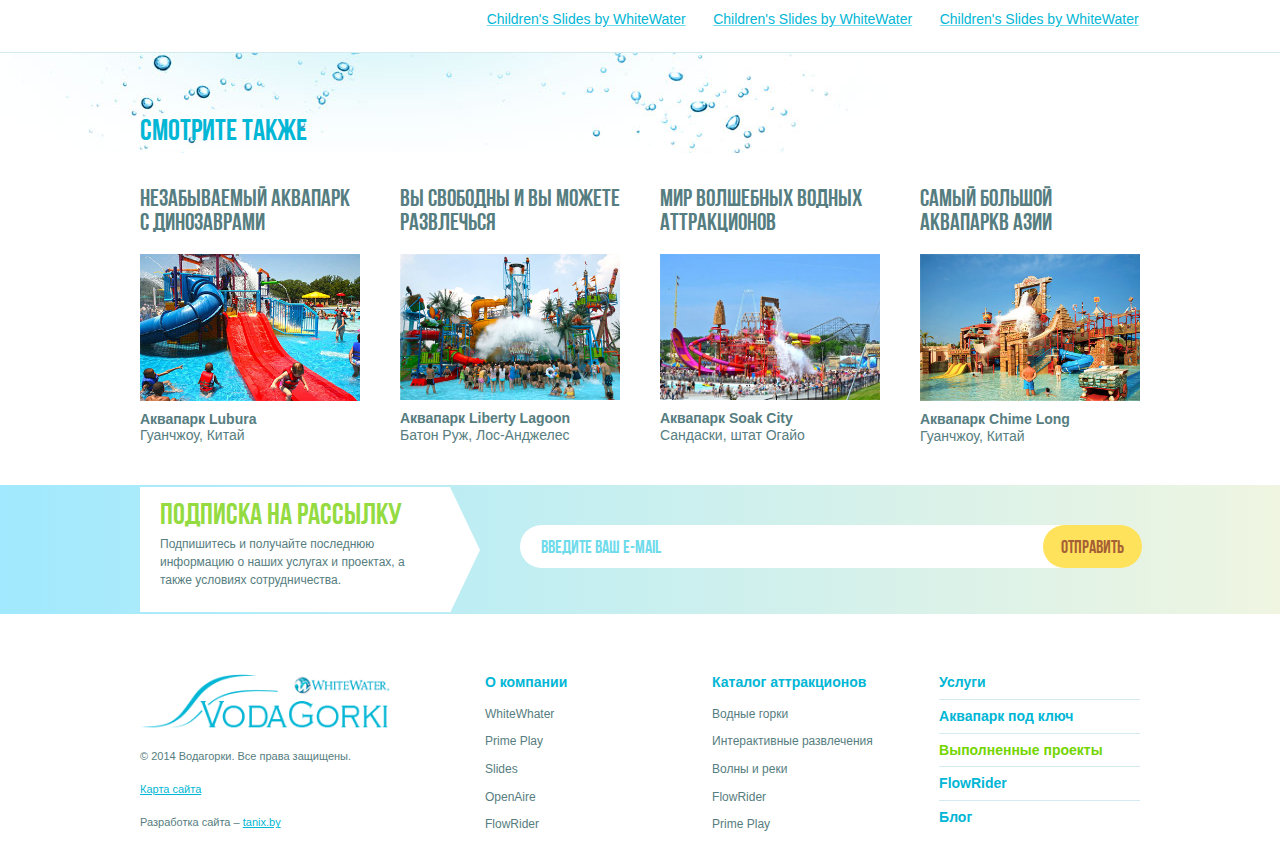
<file: object.html>
<!DOCTYPE html>
<html>
  <head>
    <meta charset="utf-8">
    <title>Site</title>
    <meta http-equiv="X-UA-Compatible" content="IE=edge">
    <link href="css/common.css" rel="stylesheet">
    <!--link(href="css/jquery.fancybox.css" rel="stylesheet")--><!--[if lt IE 9]>
    <link rel="stylesheet" href="css/ie.css">
    <script src="js/html5shiv.js"></script>
    <script src="js/selectivizr.min.js"></script>
    <![endif]-->
  </head>
  <body>
    <!-- MENU? _______________________________________________-->
    <div class="page_wrap in_page">
      <header class="page_header">
        <div class="top_page">
          <div class="top_page_wrapper container-s">
            <div class="logo"><a href="/"><img src="img/logo.png" alt="Аквапарки и обрудование для аквапарков"></a></div>
            <div class="top_page_col">
              <div class="search_main">
                <form id="search" method="get" action="">
                  <input type="search" placeholder="поиск по сайту" class="search_input">
                  <input type="image" src="img/search.png" class="search_btn">
                </form>
              </div><a href="#form_contact" id="contact_btn" class="contact_btn call_form"><span class="i-elem"></span>Оставить <br>вопрос/заявку</a>
              <div class="contact_top">
                <div class="social"><a hfef="#" class="social_ico tw"></a><a hfef="#" class="social_ico youtube"></a><a hfef="#" class="social_ico inst"></a></div><a href="mailto:valeninfo@vodagorki.ru" class="mail">valeninfo@vodagorki.ru</a>
              </div>
            </div>
          </div>
        </div>
      </header>
      <nav class="main_nav_wrap">
        <ul class="main_nav">
          <li class="home_nav"><a href="/" title="на главную страницу"><span class="i-elem"></span></a></li>
              <li><a href="#">О компании</a></li>
              <li><a href="#">Аквапарк под ключ</a></li>
              <li><a href="#">Каталог аттракционов</a></li>
              <li><a href="#">Услуги</a></li>
              <li class="active"><a href="#">Выполненные проекты</a></li>
              <li><a href="#">Блог</a></li>
        </ul>
      </nav>
      <!--Content page_______________________________________-->
      <div class="container-s">
        <div class="page_sec_title">Выполненные проекты</div>
      </div>
      <div class="container-s">
        <ul class="breadcrumbs">
          <li><a href="#" class="wys_link">Главная</a>&nbsp;/&nbsp;</li>
          <li><a href="#" class="wys_link">Выполненные проекты</a>&nbsp;/&nbsp;</li>
          <li>Аквапарк «Пиратская бухта» (Pirate’s Bay)</li>
        </ul>
      </div>
      <article class="article_wrap">
        <div class="container-s">
          <div class="object_content">
            <h1 class="big_header">Бросьте вызов силе тяготения</h1>
          </div>
          <div class="block_info">
            <p><strong>Аквапарк «Пиратская бухта»</strong><br> <strong>(Pirate’s Bay)</strong></p>
            <p>Бейтаун, Техас</p>
          </div>
        </div>
        <div class="sep"></div>
        <div class="container-s">
          <div class="object_content">
            <div class="slider_wrap">
              <ul class="slider_image">
                <li><img src="img/temp/big_gall_1.jpg"></li>
                <li><img src="img/temp/big_gall_2.jpg"></li>
                <li><img src="img/temp/big_gall_3.jpg"></li>
                <li><img src="img/temp/big_gall_1.jpg"></li>
                <li><img src="img/temp/big_gall_2.jpg"></li>
                <li><img src="img/temp/big_gall_3.jpg"></li>
                <li><img src="img/temp/big_gall_2.jpg"></li>
              </ul>
              <div class="slider_thumb_wrap"><a href="#" id="thumb_left"></a><a href="#" id="thumb_right"></a>
                <ul id="slide01_pager" class="slider_image_thumb">
                  <li><a href="#" data-slide-index="0"><img src="img/temp/big_gall_1_t.jpg"></a></li>
                  <li><a href="#" data-slide-index="1"><img src="img/temp/big_gall_2_t.jpg"></a></li>
                  <li><a href="#" data-slide-index="2"><img src="img/temp/big_gall_3_t.jpg"></a></li>
                  <li><a href="#" data-slide-index="3"><img src="img/temp/big_gall_1_t.jpg"></a></li>
                  <li><a href="#" data-slide-index="4"><img src="img/temp/big_gall_2_t.jpg"></a></li>
                  <li><a href="#" data-slide-index="5"><img src="img/temp/big_gall_3_t.jpg"></a></li>
                  <li><a href="#" data-slide-index="6"><img src="img/temp/big_gall_2_t.jpg"></a></li>
                </ul>
              </div>
            </div>
          </div>
          <div class="block_info">
            <h3 class="section_header">Краткая справка</h3>
            <p>
              <strong>Проект</strong><br>
              Аквапарк Pirate’s Bay
            </p>
            <p>
              <strong>Год реализации</strong><br>
              Июнь 2010 года
            </p>
            <p>
              <strong>Место</strong><br>
              Макминнвилл, Орегон
            </p>
            <p>
              <strong>Конструкции</strong><br>
              AquaPlay™ AP250, AquaPlay™ AP300, аттракцион для гонок на матрасах, SpaceBowl™, туннельные горки, Poolsider и AquaTube
            </p>
            <p><strong>Поделиться</strong>   </p>
            <ul class="repost_social">
              <li><a href="#" class="mail">      </a></li>
              <li><a href="#" class="vk">      </a></li>
              <li><a href="#" class="fb">      </a></li>
              <li><a href="#" class="tw">      </a></li>
              <li><a href="#" class="ok">      </a></li>
            </ul>
          </div>
        </div>
        <div class="sep sep_img top_content"></div>
        <div class="container-s">
          <div class="object_content">
            <p>В городе Бейтаун, штат Техас, аквапарк «Пиратская бухта» переносит вас на борт пиратского судна, которое бороздит морские просторы, созданные компанией WhiteWater.</p>
            <p>Две структуры AquaPlay™ в парке Pirate Bay выполнены в форме пиратских кораблей, украшенных огромными попугаями, пальмами, парусами, веревочными лестницами, пушками и опрокидывающейся бочкой в форме головы пирата.</p>
            <p>Трепещите! Этот аквапарк, выполненный в пиратском стиле, полон сокровищ: различные горки, гонки на матрасах, аттракционы SpaceBowl™, туннельные горки и горки для спуска без снарядов доставят удовольствие для всей семьи!</p>
            <ul class="video_list pad">
              <li class="col3">
                <div class="video_item"><a href="http://www.youtube.com/embed/L9szn1QQfas?autoplay=1" data-fancybox-type="iframe" class="fancy_video">
                    <div class="video_thumb"><img src="img/temp/video_1.jpg" alt=""></div>
                    <div class="video_descript">Children's Slides by WhiteWater</div></a></div>
              </li>
              <li class="col3">
                <div class="video_item"><a href="http://www.youtube.com/embed/L9szn1QQfas?autoplay=1" data-fancybox-type="iframe" class="fancy_video">
                    <div class="video_thumb"><img src="img/temp/video_1.jpg" alt=""></div>
                    <div class="video_descript">Children's Slides by WhiteWater</div></a></div>
              </li>
              <li class="col3">
                <div class="video_item"><a href="http://www.youtube.com/embed/L9szn1QQfas?autoplay=1" data-fancybox-type="iframe" class="fancy_video">
                    <div class="video_thumb"><img src="img/temp/video_1.jpg" alt=""></div>
                    <div class="video_descript">Children's Slides by WhiteWater</div></a></div>
              </li>
            </ul>
          </div>
        </div>
      </article>
      <div class="sep sep_img"></div>
      <div class="container-s">
        <h2 class="section_header">Смотрите также</h2>
        <ul class="similar_project_list pad">
          <li class="similar_project_item"><a href="#">
              <div class="similar_project_title">Незабываемый аквапарк с динозаврами</div>
              <div class="img_wrapper"><img src="img/temp/gal_main_1.jpg" alt=""></div>
              <div class="similar_block_descript">Аквапарк Lubura</div>
              <div class="similar_block_plain">Гуанчжоу, Китай</div></a></li>
          <li class="similar_project_item"><a href="#">
              <div class="similar_project_title">Вы свободны и вы можете развлечься</div>
              <div class="img_wrapper"><img src="img/temp/gal_main_2.jpg" alt=""></div>
              <div class="similar_block_descript">Аквапарк Liberty Lagoon</div>
              <div class="similar_block_plain">Батон Руж, Лос-Анджелес</div></a></li>
          <li class="similar_project_item"><a href="#">
              <div class="similar_project_title">Мир волшебных водных аттракционов</div>
              <div class="img_wrapper"><img src="img/temp/gal_main_3.jpg" alt=""></div>
              <div class="similar_block_descript">Аквапарк Soak City</div>
              <div class="similar_block_plain">Сандаски, штат Огайо</div></a></li>
          <li class="similar_project_item"><a href="#">
              <div class="similar_project_title">Самый большой аквапаркв Азии</div>
              <div class="img_wrapper"><img src="img/temp/gal_main_4.jpg" alt=""></div>
              <div class="similar_block_descript">Аквапарк Chime Long</div>
              <div class="similar_block_plain">Гуанчжоу, Китай</div></a></li>
        </ul>
      </div>
      <div class="rss_banner pad">
        <div class="container-s">
          <div class="rss_text">
            <div class="header">Подписка на рассылку</div>
            <p>Подпишитесь и получайте последнюю информацию о наших услугах и проектах, а также условиях сотрудничества.</p>
          </div>
          <form class="rss_banner_form">
            <div class="form_line">
              <input type="email" placeholder="Введите Ваш e-mail">
              <input type="submit" value="Отправить" class="btn_ok">
            </div>
          </form>
        </div>
      </div>
    </div>
    <footer class="footer_page">
      <div class="container-s">
        <ul class="footer_about">
          <li class="logo_footer"><a href="/"><img src="img/logo.png" alt="Аквапарки и обрудование для аквапарков" width="250"></a></li>
          <li class="copy">&copy; 2014 Водагорки. Все права защищены.</li>
          <li><a href="#" class="wys_link">Карта сайта </a></li>
          <li class="creator">Разработка сайта &ndash; <a href="#" class="wys_link">tanix.by</a></li>
        </ul>
        <div class="footer_menu">
          <div class="foot_col company_menu">
            <ul>
              <li><a href="#" class="foot_menu_title">О компании</a></li>
              <li><a href="#" class="h_link">WhiteWhater</a></li>
              <li><a href="#" class="h_link">Prime Play</a></li>
              <li><a href="#" class="h_link">Slides</a></li>
              <li><a href="#" class="h_link">OpenAire</a></li>
              <li><a href="#" class="h_link">FlowRider</a></li>
            </ul>
          </div>
          <div class="foot_col catalog_menu">
            <ul>
              <li><a href="#" class="foot_menu_title">Каталог аттракционов</a></li>
              <li><a href="#" class="h_link">Водные горки</a></li>
              <li><a href="#" class="h_link">Интерактивные развлечения</a></li>
              <li><a href="#" class="h_link">Волны и реки</a></li>
              <li><a href="#" class="h_link">FlowRider</a></li>
              <li><a href="#" class="h_link">Prime Play</a></li>
            </ul>
          </div>
          <div class="foot_col section_menu">
            <ul>
              <li><a href="#" class="nd_link">Услуги</a></li>
              <li><a href="#" class="nd_link">Аквапарк под ключ</a></li>
              <li><a href="#" class="nd_link active">Выполненные проекты</a></li>
              <li><a href="#" class="nd_link">FlowRider</a></li>
              <li><a href="#" class="nd_link">Блог</a></li>
            </ul>
          </div>
        </div>
      </div>
    </footer><a id="up_btn">Наверх</a>
    <div id="form_contact" class="modal_form">
      <div class="form_title">Свяжитесь с нами</div>
      <form action="#" metod="post" class="modal_form_wrap">
        <fieldset>
          <div class="form_line">
            <input type="text" required placeholder="Имя *">
          </div>
          <div class="form_line">
            <input type="tel" required placeholder="Контактный телефон *">
          </div>
          <div class="form_line">
            <input type="text" placeholder="Название компании">
          </div>
          <div class="form_line">
            <input type="email" placeholder="E-mail *">
          </div>
          <div class="form_line">
            <textarea rows="7" placeholder="Сообщение *"></textarea>
          </div>
        </fieldset>
        <div class="form_note">* - поля, отмеченные звездочкой, обязательны для заполнения</div>
        <div class="captcha">
          <div class="captcha_wrap"><img src="img/temp/captcha.png" alt="введите код с картинки" width="100" class="captcha_img"><a href="#" class="captcha_link">Обновить код</a></div>
          <input type="text" required placeholder="Введите код*" class="captcha_input">
        </div>
        <div class="btn_wrap">
          <input type="submit" value="Отправить" class="btn btn_ok">
        </div>
      </form>
    </div>
    <div id="form_modal_info" class="modal_info modal_form">
      <div class="form_title_small">Ваш запрос успешно отправлен!</div>
      <p>В течение суток запрос будет обработан, после чего с Вами свяжется сотрудник нашей компании.</p>
      <div class="btn_wrap"><a href="#" class="close_modal btn_ok">OK</a></div>
    </div>
  </body><!--[if lte IE 9]>
  <script src="//ajax.googleapis.com/ajax/libs/jquery/1.8.3/jquery.min.js"></script>
  <script src="js/jquery.placeholder.min.js"></script>
  <script> $('input[placeholder], textarea[placeholder]').placeholder();</script>
  <![endif]-->
  <!--Jquery для всех кроме ие--><![if !IE | gte IE 9]>
  <script src="js/jquery-2.1.1.min.js"></script>
  <![endif]>
  <script src="js/jquery.carouFredSel.js"></script>
  <script src="js/jquery.nivo.slider.js"></script>
  <script src="js/jquery.bxslider.min.js"></script>
  <script src="js/jquery.formstyler.min.js"></script>
  <script src="js/jquery.fancybox.pack.js"></script>
  <script src="js/main.js"></script>
</html>
</file>
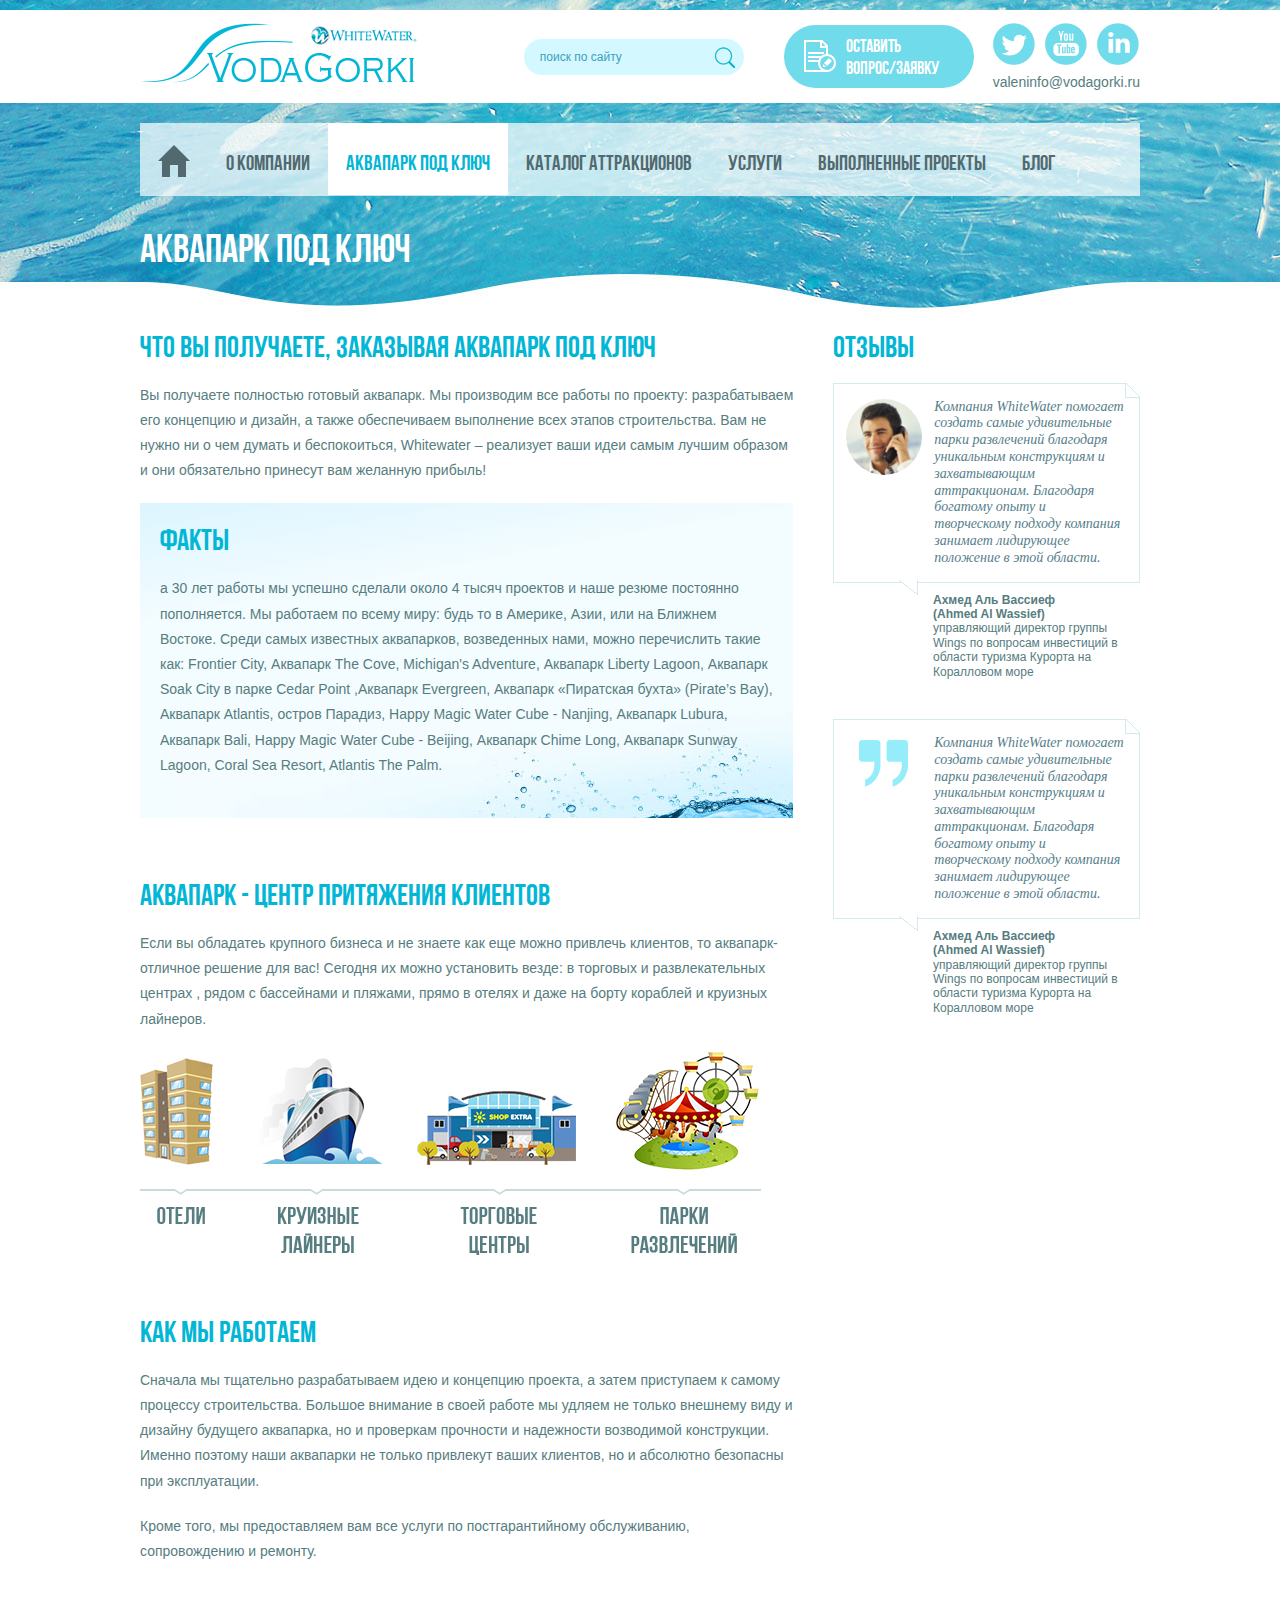
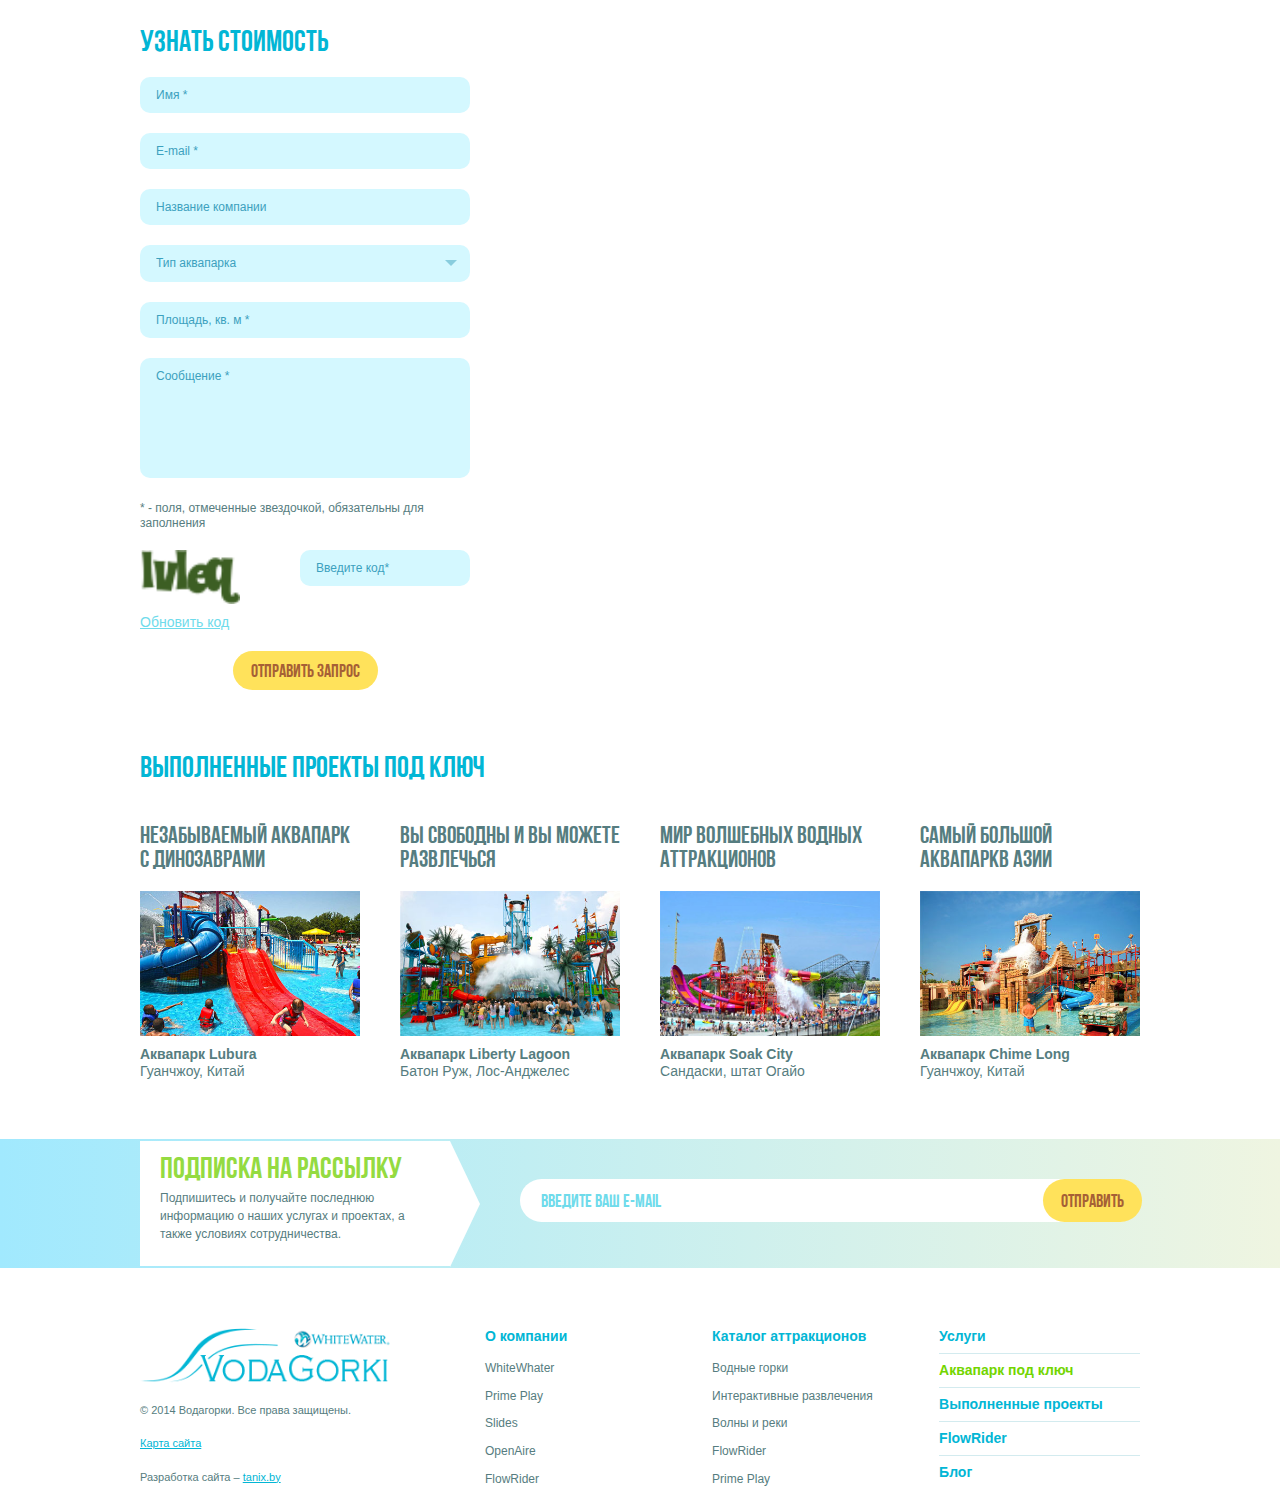
<file: project.html>
<!DOCTYPE html>
<html>
  <head>
    <meta charset="utf-8">
    <title>Site</title>
    <meta http-equiv="X-UA-Compatible" content="IE=edge">
    <link href="css/common.css" rel="stylesheet">
    <!--link(href="css/jquery.fancybox.css" rel="stylesheet")--><!--[if lt IE 9]>
    <link rel="stylesheet" href="css/ie.css">
    <script src="js/html5shiv.js"></script>
    <script src="js/selectivizr.min.js"></script>
    <![endif]-->
  </head>
  <body>
    <!-- MENU? _______________________________________________-->
    <div class="page_wrap in_page">
      <header class="page_header">
        <div class="top_page">
          <div class="top_page_wrapper container-s">
            <div class="logo"><a href="/"><img src="img/logo.png" alt="Аквапарки и обрудование для аквапарков"></a></div>
            <div class="top_page_col">
              <div class="search_main">
                <form id="search" method="get" action="">
                  <input type="search" placeholder="поиск по сайту" class="search_input">
                  <input type="image" src="img/search.png" class="search_btn">
                </form>
              </div><a href="#form_contact" id="contact_btn" class="contact_btn call_form"><span class="i-elem"></span>Оставить <br>вопрос/заявку</a>
              <div class="contact_top">
                <div class="social"><a hfef="#" class="social_ico tw"></a><a hfef="#" class="social_ico youtube"></a><a hfef="#" class="social_ico inst"></a></div><a href="mailto:valeninfo@vodagorki.ru" class="mail">valeninfo@vodagorki.ru</a>
              </div>
            </div>
          </div>
        </div>
      </header>
      <nav class="main_nav_wrap">
        <ul class="main_nav">
          <li class="home_nav"><a href="/" title="на главную страницу"><span class="i-elem"></span></a></li>
              <li><a href="#">О компании</a></li>
              <li class="active"><a href="#">Аквапарк под ключ</a></li>
              <li><a href="#">Каталог аттракционов</a></li>
              <li><a href="#">Услуги</a></li>
              <li><a href="#">Выполненные проекты</a></li>
              <li><a href="#">Блог</a></li>
        </ul>
      </nav>
      <!--Content page_______________________________________-->
      <div class="container-s">
        <h1 class="page_sec_title">Аквапарк под ключ</h1>
        <div class="content_project">
          <article class="article">
            <h2 class="section_header">Что Вы получаете, заказывая аквапарк под ключ</h2>
            <p>Вы получаете полностью готовый аквапарк. Мы производим все работы по проекту: разрабатываем его концепцию и дизайн, а также обеспечиваем выполнение всех этапов строительства. Вам не нужно ни о чем думать и беспокоиться, Whitewater – реализует ваши идеи самым лучшим образом и они обязательно принесут вам желанную прибыль!</p>
            <div class="facts">
              <h2 class="section_header">Факты</h2>
              <p>а 30 лет работы мы успешно сделали около 4 тысяч проектов и наше резюме постоянно пополняется. Мы работаем по всему миру: будь то  в Америке, Азии, или на Ближнем Востоке. Среди самых известных аквапарков, возведенных нами, можно перечислить такие как:  Frontier City, Аквапарк The Cove, Michigan's Adventure, Аквапарк Liberty Lagoon, Аквапарк Soak City в парке Cedar Point ,Аквапарк Evergreen, Аквапарк «Пиратская бухта» (Pirate’s Bay), Аквапарк Atlantis, остров Парадиз, Happy Magic Water Cube - Nanjing, Аквапарк Lubura, Аквапарк Bali, Happy Magic Water Cube - Beijing, Аквапарк Chime Long, Аквапарк Sunway Lagoon, Coral Sea Resort, Atlantis The Palm.</p>
            </div>
            <h2>Аквапарк - центр притяжения клиентов</h2>
            <p>Если вы обладатеь крупного бизнеса и не знаете как еще можно привлечь клиентов, то аквапарк- отличное решение для вас! Сегодня их можно установить везде: в торговых  и развлекательных центрах , рядом с бассейнами и пляжами, прямо в отелях и даже  на борту кораблей и круизных лайнеров.</p><img src="img/temp/pict_1.png" alt="">
            <h2 class="section_header">Как мы работаем</h2>
            <p>Сначала мы тщательно разрабатываем идею и концепцию проекта, а затем приступаем к самому процессу строительства.  Большое внимание в своей работе мы удляем не только внешнему виду и дизайну будущего аквапарка, но и проверкам  прочности  и надежности возводимой конструкции. Именно поэтому наши аквапарки не только привлекут ваших клиентов, но и абсолютно безопасны  при эксплуатации. </p>
            <p>Кроме того, мы предоставляем вам все услуги по постгарантийному обслуживанию, сопровождению и ремонту. </p>
            <h2 class="section_header">Узнать стоимость</h2>
            <form metod="get" action="#" class="get_price_form">
              <div class="form_line">
                <input type="text" required placeholder="Имя *">
              </div>
              <div class="form_line">
                <input type="email" placeholder="E-mail *">
              </div>
              <div class="form_line">
                <input type="text" placeholder="Название компании">
              </div>
              <div class="form_line">
                <select>
                  <option value="">Тип аквапарка</option>
                  <option value="1">Тип 1</option>
                  <option value="2">Тип 2</option>
                </select>
              </div>
              <div class="form_line">
                <input type="text" required placeholder="Площадь, кв. м *">
              </div>
              <div class="form_line">
                <textarea rows="7" placeholder="Сообщение *"></textarea>
              </div>
              <div class="form_note">* - поля, отмеченные звездочкой, обязательны для заполнения</div>
              <div class="captcha">
                <div class="captcha_wrap"><img src="img/temp/captcha.png" alt="введите код с картинки" width="100" class="captcha_img"><a href="#" class="captcha_link">Обновить код</a></div>
                <input type="text" required placeholder="Введите код*" class="captcha_input">
              </div>
              <div class="btn_wrap">
                <input type="submit" value="Отправить запрос" class="btn btn_ok">
              </div>
            </form>
          </article>
        </div>
        <div class="side_project">
          <section class="review_block">
            <h3 class="section_header">Отзывы</h3>
            <ul class="review_wrap">
              <li class="review_item">
                <div class="review_content"><img src="img/temp/review.png" class="review_photo">
                  <p>Компания WhiteWater помогает создать самые удивительные парки развлечений благодаря уникальным конструкциям и захватывающим аттракционам. Благодаря богатому опыту и творческому подходу компания занимает лидирующее положение в этой области.</p>
                </div>
                <footer class="review_signature">
                  <p class="reviews_name">Ахмед Аль Вассиеф <br> (Ahmed Al Wassief)</p>
                  <p>управляющий директор группы Wings по вопросам инвестиций в области туризма Курорта на Коралловом море</p>
                </footer>
              </li>
              <li class="review_item">
                <div class="review_content">
                  <div class="review_no_photo"></div>
                  <p>Компания WhiteWater помогает создать самые удивительные парки развлечений благодаря уникальным конструкциям и захватывающим аттракционам. Благодаря богатому опыту и творческому подходу компания занимает лидирующее положение в этой области.</p>
                </div>
                <footer class="review_signature">
                  <p class="reviews_name">Ахмед Аль Вассиеф <br> (Ahmed Al Wassief)</p>
                  <p>управляющий директор группы Wings по вопросам инвестиций в области туризма Курорта на Коралловом море</p>
                </footer>
              </li>
            </ul>
          </section>
        </div>
      </div>
      <div class="container-s">
        <div class="similar_project">
          <h2 class="section_header">Выполненные проекты под ключ</h2>
          <ul class="similar_project_list">
            <li class="similar_project_item"><a href="#">
                <div class="similar_project_title">Незабываемый аквапарк с динозаврами</div>
                <div class="img_wrapper"><img src="img/temp/gal_main_1.jpg" alt=""></div>
                <div class="similar_block_descript">Аквапарк Lubura</div>
                <div class="similar_block_plain">Гуанчжоу, Китай</div></a></li>
            <li class="similar_project_item"><a href="#">
                <div class="similar_project_title">Вы свободны и вы можете развлечься</div>
                <div class="img_wrapper"><img src="img/temp/gal_main_2.jpg" alt=""></div>
                <div class="similar_block_descript">Аквапарк Liberty Lagoon</div>
                <div class="similar_block_plain">Батон Руж, Лос-Анджелес</div></a></li>
            <li class="similar_project_item"><a href="#">
                <div class="similar_project_title">Мир волшебных водных аттракционов</div>
                <div class="img_wrapper"><img src="img/temp/gal_main_3.jpg" alt=""></div>
                <div class="similar_block_descript">Аквапарк Soak City</div>
                <div class="similar_block_plain">Сандаски, штат Огайо</div></a></li>
            <li class="similar_project_item"><a href="#">
                <div class="similar_project_title">Самый большой аквапаркв Азии</div>
                <div class="img_wrapper"><img src="img/temp/gal_main_4.jpg" alt=""></div>
                <div class="similar_block_descript">Аквапарк Chime Long</div>
                <div class="similar_block_plain">Гуанчжоу, Китай</div></a></li>
          </ul>
        </div>
      </div>
      <div class="rss_banner pad">
        <div class="container-s">
          <div class="rss_text">
            <div class="header">Подписка на рассылку</div>
            <p>Подпишитесь и получайте последнюю информацию о наших услугах и проектах, а также условиях сотрудничества.</p>
          </div>
          <form class="rss_banner_form">
            <div class="form_line">
              <input type="email" placeholder="Введите Ваш e-mail">
              <input type="submit" value="Отправить" class="btn_ok">
            </div>
          </form>
        </div>
      </div>
    </div>
    <footer class="footer_page">
      <div class="container-s">
        <ul class="footer_about">
          <li class="logo_footer"><a href="/"><img src="img/logo.png" alt="Аквапарки и обрудование для аквапарков" width="250"></a></li>
          <li class="copy">&copy; 2014 Водагорки. Все права защищены.</li>
          <li><a href="#" class="wys_link">Карта сайта </a></li>
          <li class="creator">Разработка сайта &ndash; <a href="#" class="wys_link">tanix.by</a></li>
        </ul>
        <div class="footer_menu">
          <div class="foot_col company_menu">
            <ul>
              <li><a href="#" class="foot_menu_title">О компании</a></li>
              <li><a href="#" class="h_link">WhiteWhater</a></li>
              <li><a href="#" class="h_link">Prime Play</a></li>
              <li><a href="#" class="h_link">Slides</a></li>
              <li><a href="#" class="h_link">OpenAire</a></li>
              <li><a href="#" class="h_link">FlowRider</a></li>
            </ul>
          </div>
          <div class="foot_col catalog_menu">
            <ul>
              <li><a href="#" class="foot_menu_title">Каталог аттракционов</a></li>
              <li><a href="#" class="h_link">Водные горки</a></li>
              <li><a href="#" class="h_link">Интерактивные развлечения</a></li>
              <li><a href="#" class="h_link">Волны и реки</a></li>
              <li><a href="#" class="h_link">FlowRider</a></li>
              <li><a href="#" class="h_link">Prime Play</a></li>
            </ul>
          </div>
          <div class="foot_col section_menu">
            <ul>
              <li><a href="#" class="nd_link">Услуги</a></li>
              <li><a href="#" class="nd_link active">Аквапарк под ключ</a></li>
              <li><a href="#" class="nd_link">Выполненные проекты</a></li>
              <li><a href="#" class="nd_link">FlowRider</a></li>
              <li><a href="#" class="nd_link">Блог</a></li>
            </ul>
          </div>
        </div>
      </div>
    </footer><a id="up_btn">Наверх</a>
    <div id="form_contact" class="modal_form">
      <div class="form_title">Свяжитесь с нами</div>
      <form action="#" metod="post" class="modal_form_wrap">
        <fieldset>
          <div class="form_line">
            <input type="text" required placeholder="Имя *">
          </div>
          <div class="form_line">
            <input type="tel" required placeholder="Контактный телефон *">
          </div>
          <div class="form_line">
            <input type="text" placeholder="Название компании">
          </div>
          <div class="form_line">
            <input type="email" placeholder="E-mail *">
          </div>
          <div class="form_line">
            <textarea rows="7" placeholder="Сообщение *"></textarea>
          </div>
        </fieldset>
        <div class="form_note">* - поля, отмеченные звездочкой, обязательны для заполнения</div>
        <div class="captcha">
          <div class="captcha_wrap"><img src="img/temp/captcha.png" alt="введите код с картинки" width="100" class="captcha_img"><a href="#" class="captcha_link">Обновить код</a></div>
          <input type="text" required placeholder="Введите код*" class="captcha_input">
        </div>
        <div class="btn_wrap">
          <input type="submit" value="Отправить" class="btn btn_ok">
        </div>
      </form>
    </div>
    <div id="form_modal_info" class="modal_info modal_form">
      <div class="form_title_small">Ваш запрос успешно отправлен!</div>
      <p>В течение суток запрос будет обработан, после чего с Вами свяжется сотрудник нашей компании.</p>
      <div class="btn_wrap"><a href="#" class="close_modal btn_ok">OK</a></div>
    </div>
  </body><!--[if lte IE 9]>
  <script src="//ajax.googleapis.com/ajax/libs/jquery/1.8.3/jquery.min.js"></script>
  <script src="js/jquery.placeholder.min.js"></script>
  <script> $('input[placeholder], textarea[placeholder]').placeholder();</script>
  <![endif]-->
  <!--Jquery для всех кроме ие--><![if !IE | gte IE 9]>
  <script src="js/jquery-2.1.1.min.js"></script>
  <![endif]>
  <script src="js/jquery.carouFredSel.js"></script>
  <script src="js/jquery.nivo.slider.js"></script>
  <script src="js/jquery.bxslider.min.js"></script>
  <script src="js/jquery.formstyler.min.js"></script>
  <script src="js/jquery.fancybox.pack.js"></script>
  <script src="js/main.js"></script>
</html>
</file>
<file: css/common.css>
html,
body,
div,
span,
applet,
object,
iframe,
h1,
h2,
h3,
h4,
h5,
h6,
p,
blockquote,
pre,
a,
abbr,
acronym,
address,
big,
cite,
code,
del,
dfn,
em,
img,
ins,
kbd,
q,
s,
samp,
small,
strike,
strong,
sub,
sup,
tt,
var,
b,
u,
i,
center,
dl,
dt,
dd,
ol,
ul,
li,
fieldset,
form,
label,
legend,
table,
caption,
tbody,
tfoot,
thead,
tr,
th,
td,
article,
aside,
canvas,
details,
embed,
figure,
figcaption,
footer,
header,
hgroup,
menu,
nav,
output,
ruby,
section,
summary,
time,
mark,
audio,
video {
  margin: 0;
  padding: 0;
  border: 0;
  font-size: 100%;
  font: inherit;
  vertical-align: baseline;
}
article,
aside,
details,
figcaption,
figure,
footer,
header,
hgroup,
menu,
nav,
section {
  display: block;
}
body {
  line-height: 1;
}
ol,
ul {
  list-style: none;
}
blockquote,
q {
  quotes: none;
}
blockquote:before,
blockquote:after,
q:before,
q:after {
  content: '';
  content: none;
}
table {
  border-collapse: collapse;
  border-spacing: 0;
}
html {
  height: 100%;
}
html,
body {
  width: 100%;
  height: 100%;
}
body,
input,
button,
textarea {
  font-family: verdana, helvetica, arial, sans-serif;
  font-size: 14px;
  color: #567d80;
  line-height: 1.2;
}
img {
  max-width: 100%;
  vertical-align: top;
}
strong,
b {
  font-weight: bold;
}
em,
i {
  font-style: italic;
}
ul {
  list-style: none;
}
.s_soc,
.repost_social a {
  background-image: url("../img/social.png");
  background-repeat: no-repeat;
  display: inline-block;
  vertical-align: middle;
}
.inst {
  width: 42px;
  height: 42px;
  background-position: -10px -10px;
}
.inst:hover {
  width: 42px;
  height: 42px;
  background-position: -72px -10px;
}
.repost_social .fb {
  width: 11px;
  height: 21px;
  background-position: -134px -10px;
}
.repost_social .fb:hover {
  width: 11px;
  height: 21px;
  background-position: -165px -10px;
}
.repost_social .mail {
  width: 21px;
  height: 17px;
  background-position: -134px -51px;
}
.repost_social .mail:hover {
  width: 21px;
  height: 17px;
  background-position: -10px -88px;
}
.repost_social .ok {
  width: 13px;
  height: 21px;
  background-position: -51px -88px;
}
.repost_social .ok:hover {
  width: 13px;
  height: 21px;
  background-position: -51px -124px;
}
.repost_social .tw {
  width: 22px;
  height: 18px;
  background-position: -84px -88px;
}
.repost_social .tw:hover {
  width: 22px;
  height: 18px;
  background-position: -126px -88px;
}
.repost_social .vk {
  width: 15px;
  height: 17px;
  background-position: -10px -126px;
}
.repost_social .vk:hover {
  width: 15px;
  height: 17px;
  background-position: -84px -124px;
}
.tw {
  width: 42px;
  height: 42px;
  background-position: -119px -126px;
}
.tw:hover {
  width: 42px;
  height: 42px;
  background-position: -196px -10px;
}
.youtube {
  width: 42px;
  height: 42px;
  background-position: -181px -72px;
}
.youtube:hover {
  width: 42px;
  height: 42px;
  background-position: -181px -134px;
}
.i-elem,
#up_btn:before,
.product_menu_wrap .ico_sub:before,
.product_menu_wrap .ico_sub:after,
.harFull:after,
.discount:before,
.slider_thumb_wrap .bx-prev,
.slider_thumb_wrap .bx-next,
.video_thumb:after,
.file_list_item .file_ico:before,
.download:before,
.blog_intro_item:before,
.blog_intro_section:before,
.blog_intro_data:before,
.video_header .icon,
.mereinfo_header .icon,
.fold_header .icon_fold,
.fold_header:after,
.get_price:before,
.review_no_photo {
  background-image: url("../img/element.png");
  background-repeat: no-repeat;
  display: inline-block;
  vertical-align: middle;
}
.product_menu_wrap .ico_sub:before,
.fold_header.minimized > .icon_fold {
  width: 16px;
  height: 10px;
  background-position: -10px -10px;
}
.fold_header.minimized:hover > .icon_fold {
  width: 16px;
  height: 10px;
  background-position: -46px -10px;
}
.blog_intro_item:before {
  width: 19px;
  height: 13px;
  background-position: -82px -10px;
}
.progect_park_link .i_arr_left,
.blog_intro_item:hover:before {
  width: 19px;
  height: 13px;
  background-position: -121px -10px;
}
.product_menu_wrap .ico_sub:hover:before,
.harFull > .ico_sub:hover:before {
  width: 16px;
  height: 10px;
  background-position: -160px -10px;
}
.product_menu_wrap .opened .ico_sub:before,
.harOpen > .ico_sub:before {
  width: 16px;
  height: 10px;
  background-position: -196px -10px;
}
.product_menu_wrap .opened .ico_sub:hover:before,
.harOpen:hover > .ico_sub:before {
  width: 16px;
  height: 10px;
  background-position: -232px -10px;
}
.fold_header .icon_fold {
  width: 16px;
  height: 8px;
  background-position: -268px -10px;
}
.fold_header:hover .icon_fold,
.fold_header.js-fold .icon_fold {
  width: 16px;
  height: 10px;
  background-position: -80px -41px;
}
.review_no_photo {
  width: 49px;
  height: 47px;
  background-position: -10px -40px;
}
.blog_intro_data:before {
  width: 16px;
  height: 16px;
  background-position: -268px -38px;
}
.download:before {
  width: 17px;
  height: 22px;
  background-position: -79px -74px;
}
.home_nav .i-elem {
  width: 32px;
  height: 32px;
  background-position: -116px -74px;
}
.home_nav.active .i-elem,
.home_nav:hover .i-elem {
  width: 32px;
  height: 32px;
  background-position: -168px -74px;
}
.mereinfo_header .icon {
  width: 26px;
  height: 34px;
  background-position: -220px -74px;
}
.mereinfo_header:hover .icon,
.mereinfo_header.js-fold .icon {
  width: 26px;
  height: 34px;
  background-position: -10px -128px;
}
.progect_park_link .i_key {
  width: 53px;
  height: 28px;
  background-position: -56px -128px;
}
.product_menu_wrap .ico_sub:after,
.harFull:after,
.fold_header:after {
  width: 46px;
  height: 6px;
  background-position: -129px -128px;
}
.fold_header:hover:after,
.fold_header.js-fold:after {
  width: 46px;
  height: 6px;
  background-position: -195px -128px;
}
.product_menu_wrap .opened .ico_sub:after,
.product_menu_wrap .opened .ico_sub:hover:after,
.harOpen:after {
  width: 46px;
  height: 6px;
  background-position: -129px -154px;
}
.blog_intro_section:before {
  width: 16px;
  height: 14px;
  background-position: -266px -103px;
}
.file_list_item .file_ico[href$=".pdf"]:before {
  width: 30px;
  height: 30px;
  background-position: -261px -137px;
}
.file_list_item .file_ico[href$=".ppt"]:before,
.file_list_item .file_ico[href$=".pptx"]:before {
  width: 32px;
  height: 33px;
  background-position: -122px -180px;
}
.get_price:before {
  width: 30px;
  height: 30px;
  background-position: -174px -187px;
}
.discount:before {
  width: 42px;
  height: 48px;
  background-position: -224px -187px;
}
.slider_thumb_wrap .bx-prev {
  width: 35px;
  height: 35px;
  background-position: -10px -255px;
}
.slider_thumb_wrap .bx-prev:hover {
  width: 35px;
  height: 35px;
  background-position: -65px -255px;
}
.slider_thumb_wrap .bx-next {
  width: 35px;
  height: 35px;
  background-position: -120px -255px;
}
.slider_thumb_wrap .bx-next:hover {
  width: 35px;
  height: 35px;
  background-position: -175px -255px;
}
#up_btn:before {
  width: 35px;
  height: 35px;
  background-position: -230px -255px;
}
#up_btn:hover:before {
  width: 35px;
  height: 35px;
  background-position: -304px -10px;
}
.video_header .icon {
  width: 32px;
  height: 32px;
  background-position: -304px -65px;
}
.video_header:hover .icon,
.video_header.js-fold .icon {
  width: 32px;
  height: 32px;
  background-position: -304px -115px;
}
.video_thumb:after {
  width: 84px;
  height: 84px;
  background-position: -359px -10px;
}
.file_list_item .file_ico[href$=".doc"]:before,
.file_list_item .file_ico[href$=".docx"]:before {
  width: 30px;
  height: 32px;
  background-position: -356px -114px;
}
.contact_btn .i-elem {
  width: 32px;
  height: 32px;
  background-position: -406px -114px;
}
/*Default section_______________________________________________*/
.form_line {
  *zoom: 1;
}
.form_line:before,
.form_line:after {
  content: '';
  display: table;
}
.form_line:after {
  clear: both;
}
.slide_main_wrap .bx-pager-link,
.slide_main_wrap .bx-controls-direction a,
.slider_thumb_wrap .bx-prev,
.slider_thumb_wrap .bx-next {
  font: 0/0 sans-serif;
  text-shadow: none;
  color: transparent;
}
.wysiwyg > h1,
.article_wrap > h1,
.article > h1,
.wysiwyg h2,
.article_wrap h2,
.article h2,
.wysiwyg h3,
.article_wrap h3,
.article h3,
.wysiwyg h4,
.article_wrap h4,
.article h4 {
  margin-bottom: 40px;
}
.wysiwyg h2,
.article_wrap h2,
.article h2,
.wysiwyg h3,
.article_wrap h3,
.article h3 {
  text-transform: uppercase;
  font: 30px bebas_neue, impact, sans-serif;
  margin-bottom: 40px;
  color: #02b6d5;
  margin-top: 60px;
}
.wysiwyg h2:first-child,
.article_wrap h2:first-child,
.article h2:first-child,
.wysiwyg h3:first-child,
.article_wrap h3:first-child,
.article h3:first-child {
  margin-top: 0;
}
.wysiwyg > ul,
.article_wrap > ul,
.article > ul,
.wysiwyg ol,
.article_wrap ol,
.article ol {
  overflow: hidden;
}
.wysiwyg > li,
.article_wrap > li,
.article > li {
  margin-bottom: 10px;
  display: block;
}
.wysiwyg > li p,
.article_wrap > li p,
.article > li p {
  margin-bottom: 0;
}
.wysiwyg > ul li:before,
.article_wrap > ul li:before,
.article > ul li:before {
  content: " ";
  background-image: url("../img/element.png");
  background-repeat: no-repeat;
  display: inline-block;
  vertical-align: middle;
  display: inline-block;
  width: 12px;
  height: 9px;
  background-position: -266px -74px;
  margin-right: 10px;
}
.wysiwyg > ol,
.article_wrap > ol,
.article > ol {
  counter-reset: li;
}
.wysiwyg > ol li,
.article_wrap > ol li,
.article > ol li {
  padding-left: 20px;
}
.wysiwyg > ol li:before,
.article_wrap > ol li:before,
.article > ol li:before {
  content: counter(li) '.';
  counter-increment: li;
  display: inline-block;
  width: 20px;
  margin-left: -20px;
  color: #6fdbeb;
}
.wysiwyg > h1,
.article_wrap > h1,
.article > h1,
.wysiwyg h2,
.article_wrap h2,
.article h2,
.wysiwyg h3,
.article_wrap h3,
.article h3,
.wysiwyg h4,
.article_wrap h4,
.article h4,
.wysiwyg h5,
.article_wrap h5,
.article h5,
.wysiwyg h6,
.article_wrap h6,
.article h6 {
  margin-bottom: 20px;
}
.wysiwyg p,
.article_wrap p,
.article p,
.wysiwyg ul,
.article_wrap ul,
.article ul,
.wysiwyg ol,
.article_wrap ol,
.article ol,
.wysiwyg pre,
.article_wrap pre,
.article pre,
.wysiwyg blockquote,
.article_wrap blockquote,
.article blockquote,
.wysiwyg table,
.article_wrap table,
.article table {
  margin-bottom: 20px;
  line-height: 1.8em;
}
.wysiwyg a,
.article_wrap a,
.article a {
  color: #6fdbeb;
  text-decoration: underline;
}
.wysiwyg a:hover,
.article_wrap a:hover,
.article a:hover {
  color: #02b6d5;
}
.wysiwyg strong,
.article_wrap strong,
.article strong {
  color: $c-cheader;
}
/*_____________________________________________________*/
a {
  color: #567d80;
  text-decoration: none;
  outline: none;
  transition: 1s;
  transition-property: color, background-color;
  transition-duration: 0.3s;
}
li {
  list-style: none;
}
.ico {
  display: inline-block;
  vertical-align: middle;
}
.btn_ok {
  background-color: $btn_main;
  display: inline-block;
  padding: 0.5em 1em;
  border-radius: 0;
  background-color: #ffe25b;
  border: 0;
  border-radius: 2em;
  box-sizing: border-box;
  color: #a66036;
  cursor: pointer;
  display: inline-block;
  font-family: bebas_neue, impact, sans-serif;
  font-size: 18px;
  padding: 0.5em 1em;
  text-align: center;
  text-decoration: none;
}
.btn_ok:hover {
  background-color: #ffd616;
  color: #a66036;
}
.btn_ok:active {
  box-shadow: inset 0 1px 2px rgba(0,0,0,0.6);
}
.btn + .btn {
  margin-left: 20px;
}
.wysiwyg .btn {
  text-decoration: none;
  margin-bottom: 20px;
}
.btn_wrap {
  margin: 20px 0;
  text-align: center;
}
.fl_left {
  float: left;
  margin: 0 20px 20px 0;
}
.fl_right {
  float: right;
  margin: 0 0 20px 20px;
}
.disabled {
  visibility: hidden;
}
input {
  box-sizing: border-box;
}
input,
select,
textarea {
  font: 14px verdana, helvetica, arial, sans-serif;
}
input[type='text'],
input[type='password'],
input[type='date'],
input[type='datetime'],
input[type='datetime-local'],
input[type='month'],
input[type='week'],
input[type='email'],
input[type='number'],
input[type='search'],
input[type='tel'],
input[type='time'],
input[type='url'],
select,
textarea {
  -webkit-appearance: none;
  box-sizing: border-box;
  border: 1px solid transparent;
  display: inline-block;
  width: 100%;
  padding: 10px 15px;
  background-color: #d4f8ff;
  font-size: 12px;
  border-radius: 10px;
  color: #3ca1be;
  transition: 0.3s all;
}
input[type='text']:focus,
input[type='password']:focus,
input[type='date']:focus,
input[type='datetime']:focus,
input[type='datetime-local']:focus,
input[type='month']:focus,
input[type='week']:focus,
input[type='email']:focus,
input[type='number']:focus,
input[type='search']:focus,
input[type='tel']:focus,
input[type='time']:focus,
input[type='url']:focus,
select:focus,
textarea:focus {
  outline: none;
  border-color: #d9eff4;
  background-color: #effcff;
}
input::-moz-focus-inner {
  border: 0;
}
input::-webkit-input-placeholder,
textarea::-webkit-input-placeholder {
  color: #3ca1be;
  opacity: 1;
}
input:-moz-placeholder,
textarea:-moz-placeholder {
  color: #3ca1be;
  opacity: 1;
}
input::-moz-placeholder,
textarea::-moz-placeholder {
  color: #3ca1be;
  opacity: 1;
}
input:-ms-input-placeholder,
textarea:-ms-input-placeholder {
  color: #3ca1be;
  opacity: 1;
}
label {
  display: block;
  padding-bottom: 4px;
}
input[type='checkbox'] + label,
input[type='radio'] + label {
  position: relative;
  top: -3px;
  display: inline-block;
  margin-left: 3px;
}
textarea {
  resize: none;
}
.form_line {
  margin-bottom: 20px;
  clear: both;
  position: relative;
}
/*TABLE_______________________________________ */
table {
  width: 100%;
  border-spacing: 0;
  background-color: #fff;
  border: 1px solid #d3ebef;
}
tr {
  border: 1px solid #d3ebef;
}
th {
  vertical-align: middle;
  font-family: bebas_neue, impact, sans-serif;
  font-size: 13px;
  font-weight: 700;
  text-align: left;
  color: $c-cheader;
}
th,
td {
  border: 1px solid #d3ebef;
  padding: 5px;
}
/*Layout______________________________*/
@font-face {
  font-family: 'bebas_neue';
  src: url("../font/bebasneuecyrillic.eot");
  src: url("../font/bebasneuecyrillic.eot?#iefix") format('embedded-opentype'), url("../font/bebasneuecyrillic.woff") format('woff'), url("../font/bebasneuecyrillic.ttf") format('truetype');
  font-weight: normal;
  font-style: normal;
}
body {
  background: #fff;
  min-width: 1000px;
}
.page_wrap {
  height: auto;
  min-height: 100%;
  padding-bottom: 185px;
  box-sizing: border-box;
  background: url("../img/bg_main.jpg") top center no-repeat;
}
.page_wrap + footer {
  margin-top: -165px;
  height: 165px;
  clear: both;
  box-sizing: border-box;
}
.page_wrap.in_page {
  background: url("../img/bg_page.jpg") top center no-repeat;
}
.container {
  *zoom: 1;
  width: auto;
  max-width: 1372px;
  float: none;
  display: block;
  margin-right: auto;
  margin-left: auto;
  padding-left: 0;
  padding-right: 0;
  min-width: 1000px;
  *zoom: 1;
}
.container:before,
.container:after {
  content: '';
  display: table;
}
.container:after {
  clear: both;
}
.container:before,
.container:after {
  content: '';
  display: table;
}
.container:after {
  clear: both;
}
.container-s {
  *zoom: 1;
  width: auto;
  max-width: 1000px;
  float: none;
  display: block;
  margin-right: auto;
  margin-left: auto;
  padding-left: 0;
  padding-right: 0;
  min-width: 1000px;
  *zoom: 1;
}
.container-s:before,
.container-s:after {
  content: '';
  display: table;
}
.container-s:after {
  clear: both;
}
.container-s:before,
.container-s:after {
  content: '';
  display: table;
}
.container-s:after {
  clear: both;
}
.pad {
  margin-bottom: 40px;
  *zoom: 1;
}
.pad:before,
.pad:after {
  content: '';
  display: table;
}
.pad:after {
  clear: both;
}
.ta_l {
  text-align: left;
}
.nd_link {
  color: #02b6d5;
}
.nd_link:hover {
  color: #006fa8;
  text-decoration: underline;
}
.h_link {
  color: #567d80;
}
.h_link:hover {
  color: #006fa8;
  text-decoration: underline;
}
.wys_link {
  color: #02b6d5;
  text-decoration: underline;
}
.wys_link:hover {
  color: #006fa8;
}
.top_page {
  margin: 10px 0 20px;
  padding: 12px 0;
  border-top: 1px solid transparent;
  background-color: #fff;
  float: left;
  width: 100%;
}
.content {
  *zoom: 1;
}
.content:before,
.content:after {
  content: '';
  display: table;
}
.content:after {
  clear: both;
}
/*Header_______________________________________*/
.logo {
  float: left;
}
.top_page_col {
  float: right;
}
.search_main {
  display: inline-block;
  vertical-align: middle;
  position: relative;
  margin-right: 40px;
  width: 220px;
}
.search_main input[type="search"] {
  padding-right: 35px;
  border-radius: 2em;
}
.search_btn {
  position: absolute;
  top: 7px;
  right: 9px;
}
.contact_top {
  display: inline-block;
  vertical-align: middle;
}
.social_ico {
  background-image: url("../img/social.png");
  background-repeat: no-repeat;
  display: inline-block;
  cursor: pointer;
}
.contact_top {
  text-align: center;
}
.contact_top .social_ico {
  margin-left: 10px;
}
.contact_top .social_ico:first-child {
  margin-left: 0;
}
.contact_top .mail {
  margin-top: 5px;
  display: inline-block;
}
.contact_top .mail:hover {
  color: #02b6d5;
  text-decoration: underline;
}
.contact_btn {
  display: inline-block;
  vertical-align: middle;
  margin-right: 15px;
  background-color: #6fdbeb;
  padding: 10px 20px;
  width: 150px;
  display: inline-block;
  border-radius: 3em;
  font-family: bebas_neue, impact, sans-serif;
  text-transform: uppercase;
  font-size: 18px;
  color: #fff;
}
.contact_btn .i-elem {
  display: block;
  float: left;
  margin: 5px 10px 0 0;
}
.contact_btn:hover {
  background-color: #02b6d5;
  color: #fff;
  text-decoration: none;
}
.main_nav_wrap {
  max-width: 1372px;
  min-width: 1000px;
  margin: 0 auto 10px;
}
.in_page .main_nav_wrap {
  max-width: 1000px;
  width: 1000px;
}
.index_promo {
  margin-bottom: 120px;
}
.slide_main_wrap {
  *zoom: 1;
  float: left;
  display: inline;
  clear: none;
  width: 66.00000000000003%;
  margin-left: 0%;
  margin-right: 2%;
}
.slide_main_wrap:before,
.slide_main_wrap:after {
  content: '';
  display: table;
}
.slide_main_wrap:after {
  clear: both;
}
.slide_main_wrap:last-child {
  margin-right: 0%;
}
.progect_park_link {
  *zoom: 1;
  float: left;
  display: inline;
  clear: none;
  width: 31.999999999999964%;
  margin-left: 0%;
  margin-right: 2%;
}
.progect_park_link:before,
.progect_park_link:after {
  content: '';
  display: table;
}
.progect_park_link:after {
  clear: both;
}
.progect_park_link:last-child {
  margin-right: 0%;
}
.main_col {
  float: left;
  width: 700px;
  margin-right: 40px;
}
.side_col {
  float: right;
  width: 260px;
}
.section_header,
.section_header a {
  text-transform: uppercase;
  font: 30px bebas_neue, impact, sans-serif;
  margin-bottom: 40px;
  color: #02b6d5;
}
.section_header a {
  color: #02b6d5;
}
.section_header a:hover {
  text-decoration: none;
  color: #006fa8;
}
.brand_gall_item {
  display: inline-block;
  vertical-align: middle;
  margin-right: 40px;
}
.brand_gall_item img {
  transition: 0.3s all;
}
.brand_gall_item:hover img {
  transform: scale(1.2);
}
.rss_banner {
  background-image: linear-gradient(to left, #eff5e1, #a1e9fe);
  filter: progid:DXImageTransform.Microsoft.Gradient(GradientType=1, StartColorstr=#a1e9fe, EndColorstr=#eff5e1);
}
.rss_text {
  width: 310px;
  height: 125px;
  margin: 2px 0;
  padding: 10px 20px;
  box-sizing: border-box;
  position: relative;
  float: left;
  margin-right: 40px;
  background-color: #fff;
}
.rss_text:after {
  content: " ";
  width: 0;
  height: 0;
  background: 0;
  border-style: solid;
  border-width: 63px 0 63px 30px;
  border-color: transparent transparent transparent #fff;
  position: absolute;
  right: -30px;
  top: 0;
}
.rss_text .header {
  color: #94db41;
  font: 30px bebas_neue, impact, sans-serif;
  text-transform: uppercase;
  margin-bottom: 5px;
}
.rss_text p {
  font-size: 12px;
  line-height: 1.5;
}
.rss_banner_form {
  float: right;
  width: 620px;
}
.rss_banner_form .form_line {
  margin-top: 40px;
}
.rss_banner_form input[type="email"] {
  background-color: #fff;
  border-radius: 2em;
  padding: 10px 180px 10px 20px;
  height: 43px;
  font: 18px bebas_neue, impact, sans-serif;
}
.rss_banner_form input[type="email"]::-webkit-input-placeholder {
  color: #6fdbeb;
}
.rss_banner_form input[type="email"]:-moz-placeholder {
  color: #6fdbeb;
}
.rss_banner_form input[type="email"]::-moz-placeholder {
  color: #6fdbeb;
}
.rss_banner_form input[type="email"]:-ms-input-placeholder {
  color: #6fdbeb;
}
.rss_banner_form input[type="submit"] {
  position: absolute;
  top: 0;
  right: -2px;
  height: 43px;
}
.footer_page {
  background-color: #fff;
}
.footer_about {
  font-size: 11px;
  float: left;
}
.footer_about li {
  margin-bottom: 20px;
}
#up_btn {
  font: 24px bebas_neue, impact, sans-serif;
  color: #6fdbeb;
  display: none;
  text-decoration: none;
  text-transform: uppercase;
  position: fixed;
  right: 50px;
  bottom: 400px;
  z-index: 500;
  cursor: pointer;
}
#up_btn:before {
  content: " ";
  margin-right: 10px;
}
#up_btn:hover {
  color: #02b6d5;
}
@media (max-width: 1200px) {
  #up_btn {
    width: 35px;
    height: 35px;
    overflow: hidden;
    right: 5px;
  }
}
@media (max-width: 1000px) {
  #up_btn {
    display: none;
  }
}
.page_sec_title {
  font: 40px bebas_neue, impact, sans-serif;
  text-transform: uppercase;
  color: #fff;
  margin: 20px 0 60px;
}
.breadcrumbs {
  list-style: none;
  margin-bottom: 60px;
}
.breadcrumbs li {
  float: left;
  font-size: 12px;
}
.product_menu_wrap {
  *zoom: 1;
  float: left;
  display: inline;
  clear: none;
  width: 22%;
  margin-left: 0%;
  margin-right: 4%;
}
.product_menu_wrap:before,
.product_menu_wrap:after {
  content: '';
  display: table;
}
.product_menu_wrap:after {
  clear: both;
}
.product_menu_wrap:last-child {
  margin-right: 0%;
}
.catalog_content {
  *zoom: 1;
  float: left;
  display: inline;
  clear: none;
  width: 74%;
  margin-left: 0%;
  margin-right: 4%;
}
.catalog_content:before,
.catalog_content:after {
  content: '';
  display: table;
}
.catalog_content:after {
  clear: both;
}
.catalog_content:last-child {
  margin-right: 0%;
}
.col3 {
  *zoom: 1;
  float: left;
  display: inline;
  clear: none;
  width: 30.666666666666632%;
  margin-left: 0%;
  margin-right: 4%;
}
.col3:before,
.col3:after {
  content: '';
  display: table;
}
.col3:after {
  clear: both;
}
.col3:nth-child(3n) {
  margin-right: 0%;
  float: right;
}
.col3:nth-child(3n + 1) {
  clear: both;
}
.content_project {
  *zoom: 1;
  float: left;
  display: inline;
  clear: none;
  width: 65.33333333333337%;
  margin-left: 0%;
  margin-right: 4%;
}
.content_project:before,
.content_project:after {
  content: '';
  display: table;
}
.content_project:after {
  clear: both;
}
.content_project:last-child {
  margin-right: 0%;
}
.side_project {
  *zoom: 1;
  float: left;
  display: inline;
  clear: none;
  width: 30.666666666666632%;
  margin-left: 0%;
  margin-right: 4%;
}
.side_project:before,
.side_project:after {
  content: '';
  display: table;
}
.side_project:after {
  clear: both;
}
.side_project:last-child {
  margin-right: 0%;
}
/*Menu style_________________________*/
/*main_menu*/
.main_nav {
  clear: both;
  height: 73px;
  background: url("../img/a_07.png");
  background: rgba(255,255,255,0.7);
  overflow: hidden;
}
.main_nav li {
  float: left;
  height: 100%;
}
.main_nav a {
  font: 21px bebas_neue, impact, sans-serif;
  display: inline-block;
  text-transform: uppercase;
  padding: 28px 18px 20px;
  color: #526970;
  text-decoration: none;
}
.main_nav a:hover {
  color: #02b6d5;
}
.main_nav .active a {
  background-color: #fff;
  color: #02b6d5;
}
.home_nav a {
  padding-top: 22px;
}
.home_nav .i-elem {
  display: block;
}
.home_nav.active {
  background-color: #fff;
}
/*footer menu__________________________________*/
.footer_menu {
  width: 655px;
  float: right;
  *zoom: 1;
}
.footer_menu:before,
.footer_menu:after {
  content: '';
  display: table;
}
.footer_menu:after {
  clear: both;
}
.footer_menu .h_link {
  font-size: 12px;
  line-height: 2.3em;
}
.footer_menu .active {
  color: #73d500;
}
.foot_col {
  *zoom: 1;
  float: left;
  display: inline;
  clear: none;
  width: 30.666666666666632%;
  margin-left: 0%;
  margin-right: 4%;
}
.foot_col:before,
.foot_col:after {
  content: '';
  display: table;
}
.foot_col:after {
  clear: both;
}
.foot_col:last-child {
  margin-right: 0%;
}
.foot_menu_title {
  display: inline-block;
  font-size: 14px;
  font-weight: bold;
  color: #02b6d5;
  margin-bottom: 10px;
}
.foot_menu_title:hover {
  text-decoration: underline;
}
.foot_col.section_menu .nd_link {
  font-size: 14px;
  font-weight: bold;
}
.foot_col.section_menu li {
  padding: 8px 0;
  border-top: 1px solid #d3ebef;
}
.foot_col.section_menu li:first-child {
  border-top: 0;
  padding-top: 0;
}
/* Catalog_menu_____________________________________*/
.catalog_menu_wrap {
  border: 1px solid #d3ebef;
  border-width: 1px 0;
}
.catalog_menu_list > li {
  width: 20%;
  display: table-cell;
  vertical-align: middle;
  position: relative;
  text-align: center;
  line-height: 1;
  border: 1px solid #d3ebef;
  border-width: 0 1px;
  transition: 0.3s all;
}
.catalog_menu_list > li + li {
  border-left: none;
}
.catalog_menu_list > li.active,
.catalog_menu_list > li:hover {
  background-color: #6fdbeb;
}
.catalog_menu_list > li.active a,
.catalog_menu_list > li:hover a {
  color: #fff;
}
.catalog_menu_list > li.active:before {
  content: " ";
  width: 0;
  height: 0;
  background: 0;
  border-style: solid;
  border-width: 6px 5px 0 5px;
  border-color: #6fdbeb transparent transparent transparent;
  position: absolute;
  bottom: -6px;
  left: 50%;
  margin-left: -6px;
}
.catalog_menu_list a {
  color: #6fdbeb;
  padding: 10px 20px;
  display: block;
  font: 21px bebas_neue, impact, sans-serif;
}
/*Catalog product menu*/
.product_menu_wrap ul {
  margin-left: 20px;
  display: none;
}
.product_menu_wrap li {
  font-size: 12px;
}
.product_menu_wrap a {
  display: block;
  border-bottom: 1px solid #d3ebef;
  padding: 20px 0 10px 0;
  color: #526970;
}
.product_menu_wrap a:hover {
  color: #73d500;
  border-color: #9cfe29;
}
.product_menu_wrap > li {
  font-size: 14px;
}
.product_menu_wrap > li > a {
  color: #31565b;
}
.product_menu_wrap .active > a,
.product_menu_wrap .active > .sub_menu > a {
  font-weight: bold;
}
.product_menu_wrap .active > a {
  color: #73d502;
}
.product_menu_wrap .active > ul {
  display: block;
}
.product_menu_wrap .sub_menu {
  position: relative;
}
.product_menu_wrap .sub_menu>a {
  margin-right: 46px;
}
.product_menu_wrap .opened .sub_menu > a {
  border-bottom: 2px solid #9cfe29;
  color: #73d502;
}
.product_menu_wrap .opened .ico_sub:after {
  bottom: 0;
}
.product_menu_wrap .opened .ico_sub:hover {
  background-color: #73d500;
}
.product_menu_wrap .ico_sub {
  width: 46px;
  height: 100%;
  position: absolute;
  top: 0;
  right: 0;
  cursor: pointer;
  transition: 0.3s all;
}
.product_menu_wrap .ico_sub:before {
  content: " ";
  position: absolute;
  right: 14px;
  bottom: 16px;
}
.product_menu_wrap .ico_sub:after {
  content: "";
  position: absolute;
  bottom: -5px;
  right: 0;
  z-index: 100;
}
.product_menu_wrap .ico_sub:hover {
  background-color: #b1d2d7;
}
.product_menu_wrap .ico_sub:hover:after {
  background-position: -56px -211px;
}
.harFull > .ico_sub:hover {
  background-color: #89b3b9;
}
.harOpen:hover > .ico_sub {
  background-color: #73d500;
}
.harFull:after {
  content: " ";
}
.harOpen {
  border-bottom: 2px solid #9cfe29;
}
.harOpen.harFull:after {
  bottom: -2px;
}
.discount:before {
  content: " ";
  position: absolute;
  top: 0;
  right: 0;
  z-index: -1;
}
.discount:hover,
.discount.active {
  color: #e84e32;
  border-color: #ffd6cf;
}
/*Plugin styles______________________________________________________*/
.jq-selectbox {
  vertical-align: middle;
  cursor: pointer;
  width: 100%;
  box-sizing: border-box;
  color: $c-cheader;
}
.jq-selectbox__select {
  padding: 10px 15px;
  background-color: #d4f8ff;
  font-size: 12px;
  border-radius: 10px;
  color: #3ca1be;
  box-sizing: border-box;
  border: 1px solid transparent;
}
.jq-selectbox__select-text {
  display: block;
  width: 100%;
  overflow: hidden;
  text-overflow: ellipsis;
  white-space: nowrap;
}
.jq-selectbox__trigger {
  position: absolute;
  top: 0;
  right: 0;
  width: 34px;
  height: 100%;
}
.jq-selectbox__trigger-arrow {
  position: absolute;
  top: 14px;
  right: 12px;
  width: 0;
  height: 0;
  overflow: hidden;
  border-top: 6px solid #3ca1be;
  border-right: 6px solid transparent;
  border-left: 6px solid transparent;
  opacity: 0.5;
}
.jq-selectbox:hover .jq-selectbox__trigger-arrow {
  opacity: 1;
}
.jq-selectbox__dropdown {
  top: 33px;
  width: 100%;
  box-sizing: border-box;
  margin: 0;
  padding: 0;
  border: 1px solid #d3ebef;
  border-radius: 4px;
  background: #fff;
  box-shadow: 0 2px 10px rgba(0,0,0,0.2);
}
.jq-selectbox ul {
  margin: 0;
}
.jq-selectbox li {
  min-height: 18px;
  padding: 5px 10px 6px;
  color: #3ca1be;
}
.jq-selectbox li.selected {
  font-weight: bold;
}
.jq-selectbox li:hover {
  background-color: #d4f8ff;
}
.jq-file {
  position: relative;
  width: 100%;
  box-sizing: border-box;
  padding: 5px 30px 5px 5px;
  background-color: #fff;
  color: #3ca1be;
  border: 1px solid #d3ebef;
}
.jq-file__name {
  white-space: nowrap;
  text-overflow: ellipsis;
}
.jq-file__browse {
  display: inline-block;
  position: absolute;
  top: 0;
  right: 0;
  padding: 5px;
  color: #fff;
  background-color: #719344;
}
/*Fancybox_____________________________________________________________________________*/
.fancybox-wrap,
.fancybox-skin,
.fancybox-outer,
.fancybox-inner,
.fancybox-image,
.fancybox-wrap iframe,
.fancybox-wrap object,
.fancybox-nav,
.fancybox-nav span,
.fancybox-tmp {
  padding: 0;
  margin: 0;
  border: 0;
  outline: none;
  vertical-align: top;
}
.fancybox-wrap {
  position: absolute;
  top: 0;
  left: 0;
  z-index: 8020;
}
.fancybox-skin {
  position: relative;
  background: #f9f9f9;
  color: #444;
  text-shadow: none;
  -webkit-border-radius: 4px;
  -moz-border-radius: 4px;
  border-radius: 4px;
}
.fancybox-opened {
  z-index: 8030;
}
.fancybox-opened .fancybox-skin {
  -webkit-box-shadow: 0 10px 25px rgba(0,0,0,0.5);
  -moz-box-shadow: 0 10px 25px rgba(0,0,0,0.5);
  box-shadow: 0 10px 25px rgba(0,0,0,0.5);
}
.fancybox-opened .fancybox-title {
  visibility: visible;
}
.fancybox-outer,
.fancybox-inner {
  position: relative;
}
.fancybox-inner {
  overflow: hidden;
}
.fancybox-type-iframe .fancybox-inner {
  -webkit-overflow-scrolling: touch;
}
.fancybox-error {
  color: #444;
  font: 14px/20px "Helvetica Neue", Helvetica, Arial, sans-serif;
  margin: 0;
  padding: 15px;
  white-space: nowrap;
}
.fancybox-image,
.fancybox-iframe {
  display: block;
  width: 100%;
  height: 100%;
}
.fancybox-image {
  max-width: 100%;
  max-height: 100%;
}
#fancybox-loading,
.fancybox-prev span,
.fancybox-next span {
  background-image: url("../img/fancybox_sprite.png");
}
#fancybox-loading {
  position: fixed;
  top: 50%;
  left: 50%;
  margin-top: -22px;
  margin-left: -22px;
  background-position: 0 -108px;
  opacity: 0.8;
  cursor: pointer;
  z-index: 8060;
}
#fancybox-loading div {
  width: 44px;
  height: 44px;
  background: url("../img/fancybox_loading.gif") center center no-repeat;
  background-size: 24px 24px;
}
.fancybox-close {
  position: absolute;
  top: -16px;
  right: -16px;
  width: 33px;
  height: 33px;
  cursor: pointer;
  z-index: 8040;
  background: url("../img/btn_close.png") no-repeat;
}
.fancybox-nav {
  position: absolute;
  top: 0;
  width: 40%;
  height: 100%;
  cursor: pointer;
  text-decoration: none;
  background: transparent url("../img/blank.gif");
  -webkit-tap-highlight-color: rgba(0,0,0,0);
  z-index: 8040;
}
.fancybox-nav span {
  position: absolute;
  top: 50%;
  width: 36px;
  height: 34px;
  margin-top: -18px;
  cursor: pointer;
  z-index: 8040;
  visibility: hidden;
}
.fancybox-nav:hover span {
  visibility: visible;
}
.fancybox-prev {
  left: 0;
}
.fancybox-prev span {
  left: 10px;
  background-position: 0 -36px;
}
.fancybox-next {
  right: 0;
}
.fancybox-next span {
  right: 10px;
  background-position: 0 -72px;
}
.fancybox-tmp {
  position: absolute;
  top: -99999px;
  left: -99999px;
  visibility: hidden;
  max-width: 99999px;
  max-height: 99999px;
  overflow: visible !important;
}
.fancybox-lock {
  overflow: hidden !important;
  width: auto;
}
.fancybox-lock body {
  overflow: visible !important;
}
.fancybox-lock .fancybox-overlay {
  overflow: auto;
  overflow-y: scroll;
}
.fancybox-lock-test {
  overflow-y: hidden !important;
}
.fancybox-overlay {
  position: absolute;
  top: 0;
  left: 0;
  overflow: hidden;
  display: none;
  z-index: 8010;
  background: url("../img/fancybox_overlay.png");
}
.fancybox-overlay-fixed {
  position: fixed;
  bottom: 0;
  right: 0;
}
.fancybox-title {
  visibility: hidden;
  position: relative;
  text-shadow: none;
  z-index: 8050;
}
.fancybox-title-float-wrap {
  position: absolute;
  bottom: 0;
  right: 50%;
  margin-bottom: -35px;
  z-index: 8050;
  text-align: center;
}
.fancybox-title-float-wrap .child {
  display: inline-block;
  margin-right: -100%;
  padding: 2px 20px;
  background: transparent;
  background: rgba(0,0,0,0.8);
  -webkit-border-radius: 15px;
  -moz-border-radius: 15px;
  border-radius: 15px;
  text-shadow: 0 1px 2px #222;
  color: #fff;
  font-weight: bold;
  line-height: 24px;
  white-space: nowrap;
}
.fancybox-title-outside-wrap {
  position: relative;
  margin-top: 10px;
  color: #fff;
}
.fancybox-title-inside-wrap {
  padding-top: 10px;
}
.fancybox-title-over-wrap {
  position: absolute;
  bottom: 0;
  left: 0;
  color: #fff;
  padding: 10px;
  background: #000;
  background: rgba(0,0,0,0.8);
}
/*slider on index*/
.bx-pager {
  position: absolute;
  z-index: 200;
}
.slide_main_wrap {
  position: relative;
  overflow: hidden;
  height: 400px;
}
.slide_main_wrap .slide_main {
  display: block;
  position: relative;
}
.slide_main_wrap .slide_main li {
  position: relative;
  height: 400px;
  display: block;
  float: left;
}
.slide_main_wrap img {
  max-width: none;
  min-height: 100%;
}
.slide_main_wrap .bx-pager {
  top: 250px;
  left: 180px;
}
.slide_main_wrap .bx-pager-item {
  margin-right: 5px;
  display: inline-block;
  vertical-align: middle;
}
.slide_main_wrap .bx-pager-link {
  display: inline-block;
  width: 9px;
  height: 9px;
  background-color: #399dac;
  border-radius: 50%;
}
.slide_main_wrap .bx-pager-link.active {
  display: inline-block;
  width: 12px;
  height: 12px;
  background-color: #1d7886;
}
.bg_slider_wrap {
  margin: auto;
  height: 0;
  position: relative;
}
.bg_slider {
  display: block;
  position: absolute;
  left: -234px;
  top: 255px;
  z-index: 50;
  width: 100%;
  height: 145px;
  background: url("../img/slider_wave.png") no-repeat center top;
}
.slide_main_wrap:hover .bg_slider {
  background-position: right -250px;
}
.slide_name_wrap {
  color: #31565b;
  position: absolute;
  z-index: 100;
  left: 180px;
  top: 290px;
}
.slide_name_wrap .main_name {
  font: 30px bebas_neue, impact, sans-serif;
  color: #31565b;
  width: 250px;
}
.slide_name_wrap .sub_name {
  font-size: 12px;
  width: 250px;
}
.slide_name_wrap .slide_descr {
  margin-top: 15px;
  width: 400px;
}
.slider_link {
  display: block;
  height: 100%;
  width: 100%;
}
.slider_link:hover .main_name {
  color: #02b6d5;
}
.slide_main_wrap .bx-controls-direction {
  visibility: hidden;
  opacity: 0;
  transition: all 0.5s;
}
.slide_main_wrap .bx-controls-direction a {
  display: block;
  position: absolute;
  top: 50%;
  margin-top: -30px;
  width: 35px;
  height: 60px;
  background: url("../img/arrow_slider.png") top left no-repeat;
}
.slide_main_wrap .bx-controls-direction .bx-prev {
  left: 20px;
}
.slide_main_wrap .bx-controls-direction .bx-next {
  background-position: top right;
  right: 20px;
}
@media screen and (max-width: 1300px) {
  .slide_name_wrap {
    left: 20px;
  }
  .slide_main_wrap .bx-pager {
    left: 20px;
  }
}
/*slider inside*/
.slider_wrap {
  *zoom: 1;
  clear: both;
  margin-bottom: 40px;
}
.slider_wrap:before,
.slider_wrap:after {
  content: '';
  display: table;
}
.slider_wrap:after {
  clear: both;
}
.slider_image {
  display: block;
  overflow: hidden;
}
.slider_image li {
  float: left;
  display: block;
}
.slider_image img {
  width: 100%;
}
.slider_image_thumb li {
  display: block;
  float: left;
}
.slider_image_thumb a {
  position: relative;
  display: inline-block;
}
.slider_image_thumb a:before {
  content: " ";
  position: absolute;
  top: 0;
  left: 0;
  right: 0;
  bottom: 0;
  background-color: rgba(0,0,0,0.3);
}
.slider_image_thumb a.active:before {
  content: none;
}
.slider_thumb_wrap {
  width: 80%;
  margin: 20px auto 40px;
  position: relative;
}
.slider_thumb_wrap .bx-prev,
.slider_thumb_wrap .bx-next {
  display: block;
  position: absolute;
  top: 50%;
  margin-top: -17px;
  width: 35px;
  height: 35px;
}
.slider_thumb_wrap .bx-prev {
  left: -40px;
}
.slider_thumb_wrap .bx-next {
  right: -40px;
}
.slide_main_wrap:hover .bx-controls-direction {
  visibility: visible;
  opacity: 1;
}
.facts {
  padding: 20px;
  background: url("../img/bg_fact.jpg") no-repeat bottom right, linear-gradient(170deg, #dcf5ff, #f3fcff 28%);
  background-color: #f3fcff;
  margin-bottom: 40px;
}
/*Search form*/
/*Modal_form___________________________________________________*/
.modal_form {
  display: none;
}
.modal_form .form_title {
  font: 30px bebas_neue, impact, sans-serif;
  margin: 20px;
  color: #02b6d5;
}
.modal_form input[type="submit"] {
  padding: 1em 2.5em;
}
.form_note {
  font-size: 12px;
  margin: 10px 0 20px;
}
.modal_form_wrap {
  *zoom: 1;
  background-color: #fff;
  padding: 20px;
}
.modal_form_wrap:before,
.modal_form_wrap:after {
  content: '';
  display: table;
}
.modal_form_wrap:after {
  clear: both;
}
.fancybox-close-wrap {
  position: absolute;
  width: 100%;
  height: 30px;
  top: -30px;
  left: 0;
  background-color: #000;
}
.captcha {
  clear: both;
  width: 100%;
  *zoom: 1;
}
.captcha:before,
.captcha:after {
  content: '';
  display: table;
}
.captcha:after {
  clear: both;
}
.captcha .captcha_input {
  width: 220px;
  float: left;
}
.captcha_wrap {
  width: 120px;
  float: left;
  margin-right: 40px;
}
.captcha_wrap img {
  display: block;
  margin-bottom: 10px;
}
.modal_info {
  width: 340px;
  padding: 30px 30px 15px;
}
.modal_info p {
  font-size: 12px;
}
.form_title_small {
  font-size: 18px;
  color: #31565b;
  margin-bottom: 20px;
}
.close_modal {
  width: 100px;
}
.get_price_form {
  margin-bottom: 60px;
  width: 330px;
}
.get_price_form .captcha_input {
  width: 170px;
}
/*Стили Главной страницы*/
.article .big_link {
  font-size: 24px;
  text-decoration: none;
}
.img_title_wrap {
  position: relative;
  overflow: hidden;
}
.img_title_wrap .img_title_content {
  position: absolute;
  top: 0;
  left: 0;
}
.img_title_wrap a {
  display: block;
}
.img_title_wrap:hover a {
  color: #567d80;
}
.img_title_wrap:hover .img_title_content {
  bottom: 0;
}
.progect_park_link {
  height: 400px;
  position: relative;
  z-index: 300;
}
.progect_park_link:hover .img_title_content {
  margin-top: -50px;
}
.progect_park_link .img_title_content {
  height: 310px;
}
.progect_park_link img {
  max-width: auto;
  min-width: 100%;
  height: 100%;
}
.progect_park_link .img_title {
  font-size: 30px;
  color: #02b6d5;
}
.progect_park_link .img_title_sub {
  margin: 10px 0;
}
.progect_park_link .img_title_block {
  padding: 10px 20px;
  box-sizing: border-box;
}
.progect_park_link .i_key {
  margin-right: 5px;
}
.video_thumb {
  position: relative;
  margin-bottom: 10px;
}
.video_thumb:after {
  content: " ";
  position: absolute;
  top: 50%;
  left: 50%;
  margin: -42px;
}
.video_item:hover .video_thumb:before {
  content: " ";
  position: absolute;
  top: 0;
  left: 0;
  right: 0;
  bottom: 0;
  background-color: rgba(0,0,0,0.2);
}
.video_item:hover .video_descript {
  color: #006fa8;
  text-decoration: underline;
}
.video_descript {
  margin-top: 10px;
  color: #02b6d5;
}
.video_descript_big {
  font-size: 18px;
}
.file_list {
  margin-bottom: 40px;
}
.file_list_item {
  border: solid #6fdbeb;
  border-width: 1px 0px;
  padding: 10px 0;
  *zoom: 1;
}
.file_list_item:before,
.file_list_item:after {
  content: '';
  display: table;
}
.file_list_item:after {
  clear: both;
}
.file_list_item + .file_list_item {
  border-top: none;
}
.file_list_item .file_ico {
  color: #567d80;
  float: left;
}
.file_list_item .file_ico:before {
  content: " ";
  display: inline-block;
  margin-right: 10px;
}
.file_list_item .file_ico:hover {
  color: #006fa8;
  text-decoration: underline;
}
.file_list_info {
  float: right;
  line-height: 24px;
}
.download:before {
  content: "";
  margin-right: 10px;
}
.project_gall {
  position: relative;
}
.project_gall .bg_image {
  width: 100%;
  height: 180px;
  position: absolute;
  z-index: -1;
  top: -180px;
  left: 0;
  background: url("../img/buble.jpg") top center no-repeat;
}
.img_title_block {
  background-color: #fff;
  box-sizing: border-box;
  padding: 10px 20px;
}
.img_title {
  font-family: bebas_neue, impact, sans-serif;
  font-size: 24px;
  text-transform: uppercase;
}
.img_title_content {
  transition: 0.4s all;
  width: 100%;
}
.project_gall_item {
  z-index: 100;
  *zoom: 1;
  float: left;
  display: inline;
  clear: none;
  padding-left: 0;
  padding-right: 0;
  width: 25%;
  margin-left: 0%;
  margin-right: 0%;
  border: 1px solid #fff;
  box-sizing: border-box;
  position: relative;
  height: 227px;
}
.project_gall_item:before,
.project_gall_item:after {
  content: '';
  display: table;
}
.project_gall_item:after {
  clear: both;
}
.project_gall_item:hover .img_title_content {
  margin-top: -67px;
}
.project_gall_item .img_title_content {
  height: 225px;
  display: block;
  box-sizing: border-box;
}
.project_gall_item .img_title_content img {
  vertical-align: top;
  height: 100%;
  max-width: none;
}
.blog_intro {
  background: url("../img/wave.png") top center no-repeat;
  padding-top: 40px;
  *zoom: 1;
}
.blog_intro:before,
.blog_intro:after {
  content: '';
  display: table;
}
.blog_intro:after {
  clear: both;
}
.blog_intro_item {
  *zoom: 1;
  float: left;
  display: inline;
  clear: none;
  width: 31.999999999999964%;
  margin-left: 0%;
  margin-right: 2%;
  font-size: 12px;
  box-sizing: border-box;
  border: 1px solid #d3ebef;
  padding: 15px;
  height: 390px;
  position: relative;
}
.blog_intro_item:before,
.blog_intro_item:after {
  content: '';
  display: table;
}
.blog_intro_item:after {
  clear: both;
}
.blog_intro_item:nth-child(3n) {
  margin-right: 0%;
  float: right;
}
.blog_intro_item:nth-child(3n + 1) {
  clear: both;
}
.blog_intro_item:before {
  content: " ";
  position: absolute;
  bottom: 10px;
  right: 10px;
}
.blog_intro_item .blog_intro_link {
  display: block;
  height: 100%;
}
.blog_intro_header {
  border-bottom: 1px solid #d3ebef;
  padding-bottom: 5px;
  margin-bottom: 10px;
  *zoom: 1;
}
.blog_intro_header:before,
.blog_intro_header:after {
  content: '';
  display: table;
}
.blog_intro_header:after {
  clear: both;
}
.blog_intro_title {
  color: #02b6d5;
  margin: 10px 0;
  font-size: 18px;
}
.blog_intro_section {
  color: #31565b;
  float: left;
  width: 160px;
  position: relative;
  padding-left: 25px;
}
.blog_intro_section:before {
  content: "";
  position: absolute;
  top: 0;
  left: 0;
}
.blog_intro_data {
  position: relative;
  color: #31565b;
  padding-left: 25px;
  float: right;
}
.blog_intro_data:before {
  content: " ";
  position: absolute;
  top: 0;
  left: 0;
}
/*Стили внутренних элементов*/
.similar_block_item {
  *zoom: 1;
  float: left;
  display: inline;
  clear: none;
  width: 30.666666666666632%;
  margin-left: 0%;
  margin-right: 4%;
}
.similar_block_item:before,
.similar_block_item:after {
  content: '';
  display: table;
}
.similar_block_item:after {
  clear: both;
}
.similar_block_item:nth-child(3n) {
  margin-right: 0%;
  float: right;
}
.similar_block_item:nth-child(3n + 1) {
  clear: both;
}
.similar_block_item:hover a {
  color: #02b6d5;
}
.similar_block_descript {
  margin-top: 10px;
  font-weight: bold;
}
.fold_block {
  clear: both;
}
.fold_header {
  font: 30px bebas_neue, impact, sans-serif;
  border-bottom: 2px solid #b6dadd;
  margin-bottom: 20px;
  position: relative;
  cursor: pointer;
}
.fold_header .icon_fold {
  content: " ";
  position: absolute;
  right: 15px;
  top: 12px;
}
.fold_header:after {
  content: " ";
  position: absolute;
  bottom: -6px;
  right: 0;
}
.fold_header:hover,
.fold_header.js-fold {
  color: #6fdbeb;
  border-color: #6fdbeb;
}
.fold_header .icon {
  margin-right: 10px;
  margin-bottom: 5px;
}
.product_info {
  margin: 60px 0;
}
.fold_content {
  display: none;
  margin-bottom: 60px;
  *zoom: 1;
}
.fold_content:before,
.fold_content:after {
  content: '';
  display: table;
}
.fold_content:after {
  clear: both;
}
.get_price {
  margin-bottom: 60px;
}
.get_price:before {
  content: "";
  margin-right: 10px;
}
.review_block .section_header {
  margin-bottom: 20px;
}
.review_item {
  *zoom: 1;
  margin-bottom: 40px;
}
.review_item:before,
.review_item:after {
  content: '';
  display: table;
}
.review_item:after {
  clear: both;
}
.review_content {
  border: 1px solid #d3ebef;
  font: italic 14px/1.2 'Times New Roman', Times, serif;
  color: #557e8b;
  padding: 15px 15px 15px 100px;
  position: relative;
}
.review_content:before,
.review_content:after {
  content: " ";
  position: absolute;
  background: url("../img/review_sprite.png") no-repeat;
}
.review_content:before {
  width: 15px;
  height: 15px;
  background-position: top right;
  top: -1px;
  right: -1px;
}
.review_content:after {
  width: 19px;
  height: 15px;
  bottom: -13px;
  left: 65px;
}
.review_photo {
  width: 76px;
  height: 76px;
  border-radius: 50%;
  position: absolute;
  top: 15px;
  left: 12px;
}
.review_no_photo {
  position: absolute;
  top: 20px;
  left: 25px;
}
.review_signature {
  margin-top: 10px;
  float: right;
  width: 207px;
  font-size: 12px;
}
.review_signature .reviews_name {
  font-weight: bold;
}
.similar_project {
  clear: both;
  margin-bottom: 60px;
  *zoom: 1;
}
.similar_project:before,
.similar_project:after {
  content: '';
  display: table;
}
.similar_project:after {
  clear: both;
}
.similar_project .img_wrapper {
  height: 145px;
  overflow: hidden;
}
.similar_project_item {
  *zoom: 1;
  float: left;
  display: inline;
  clear: none;
  width: 22%;
  margin-left: 0%;
  margin-right: 4%;
}
.similar_project_item:before,
.similar_project_item:after {
  content: '';
  display: table;
}
.similar_project_item:after {
  clear: both;
}
.similar_project_item:nth-child(4n) {
  margin-right: 0%;
  float: right;
}
.similar_project_item:nth-child(4n + 1) {
  clear: both;
}
.similar_project_item .similar_project_title {
  font: 24px/1em bebas_neue, impact, sans-serif;
  margin-bottom: 20px;
  text-transform: uppercase;
}
.similar_project_item a:hover {
  color: #02b6d5;
}
.big_header {
  font: 72px/1em bebas_neue, impact, sans-serif;
  color: #6fdbeb;
  margin-bottom: 20px;
}
.object_content {
  *zoom: 1;
  float: left;
  display: inline;
  clear: none;
  width: 65.33333333333337%;
  margin-left: 0%;
  margin-right: 4%;
  position: relative;
  left: 34.66666666666663%;
}
.object_content:before,
.object_content:after {
  content: '';
  display: table;
}
.object_content:after {
  clear: both;
}
.object_content:last-child {
  margin-right: 0%;
}
.object_content .slider_wrap {
  margin-bottom: 0;
}
.block_info {
  *zoom: 1;
  float: left;
  display: inline;
  clear: none;
  width: 30.666666666666632%;
  margin-left: 0%;
  margin-right: 4%;
  position: relative;
  left: -69.33333333333337%;
  margin-top: 20px;
}
.block_info:before,
.block_info:after {
  content: '';
  display: table;
}
.block_info:after {
  clear: both;
}
.block_info:last-child {
  margin-right: 0%;
}
.block_info p {
  line-height: 1.2em;
}
.sep {
  clear: both;
  border-top: 1px solid #d3ebef;
}
.sep_img {
  height: 100px;
  background: url("../img/down_buble.jpg") no-repeat left top;
  margin-bottom: -40px;
}
.sep_img.top_content {
  float: left;
  margin-bottom: 0;
  margin-top: -115px;
  width: 100%;
}
.repost_social {
  margin-top: -10px;
}
.repost_social li {
  float: left;
  margin-right: 10px;
}
.repost_social a {
  display: inline-block;
}
</file>
